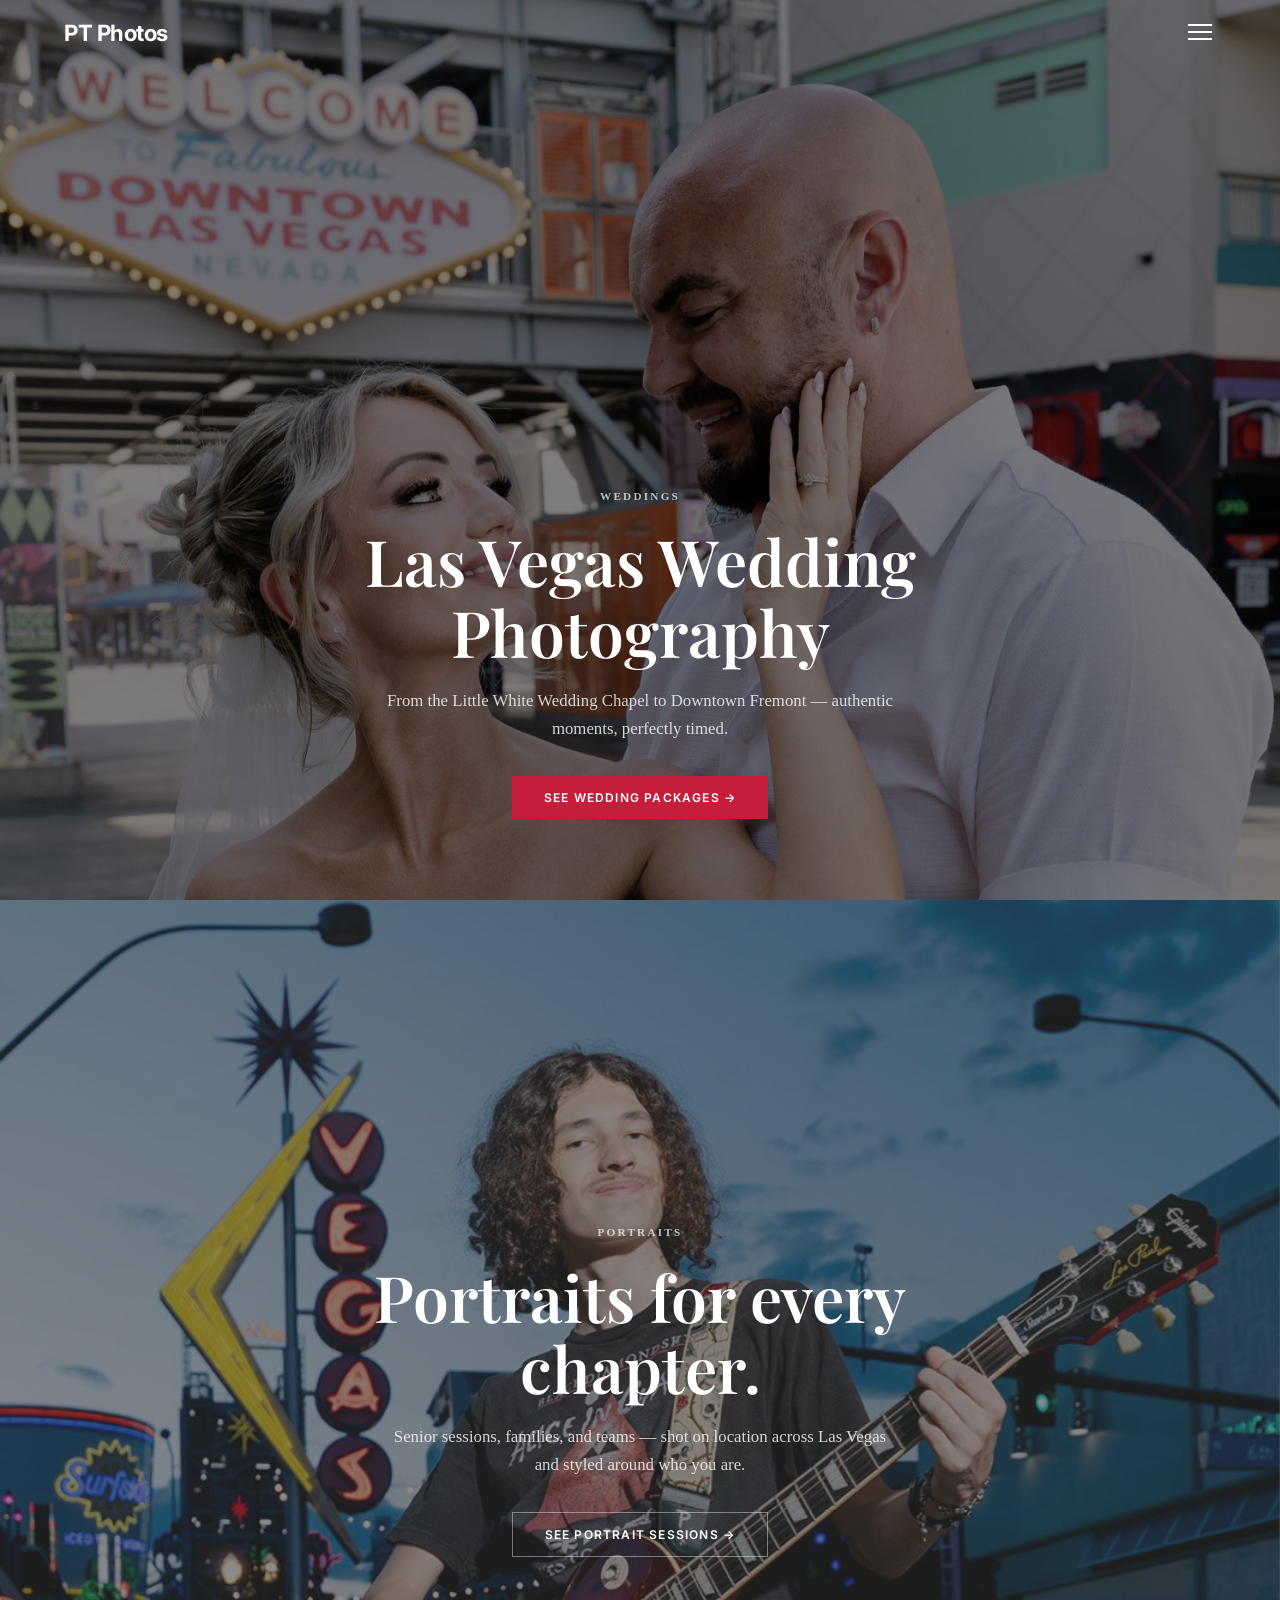
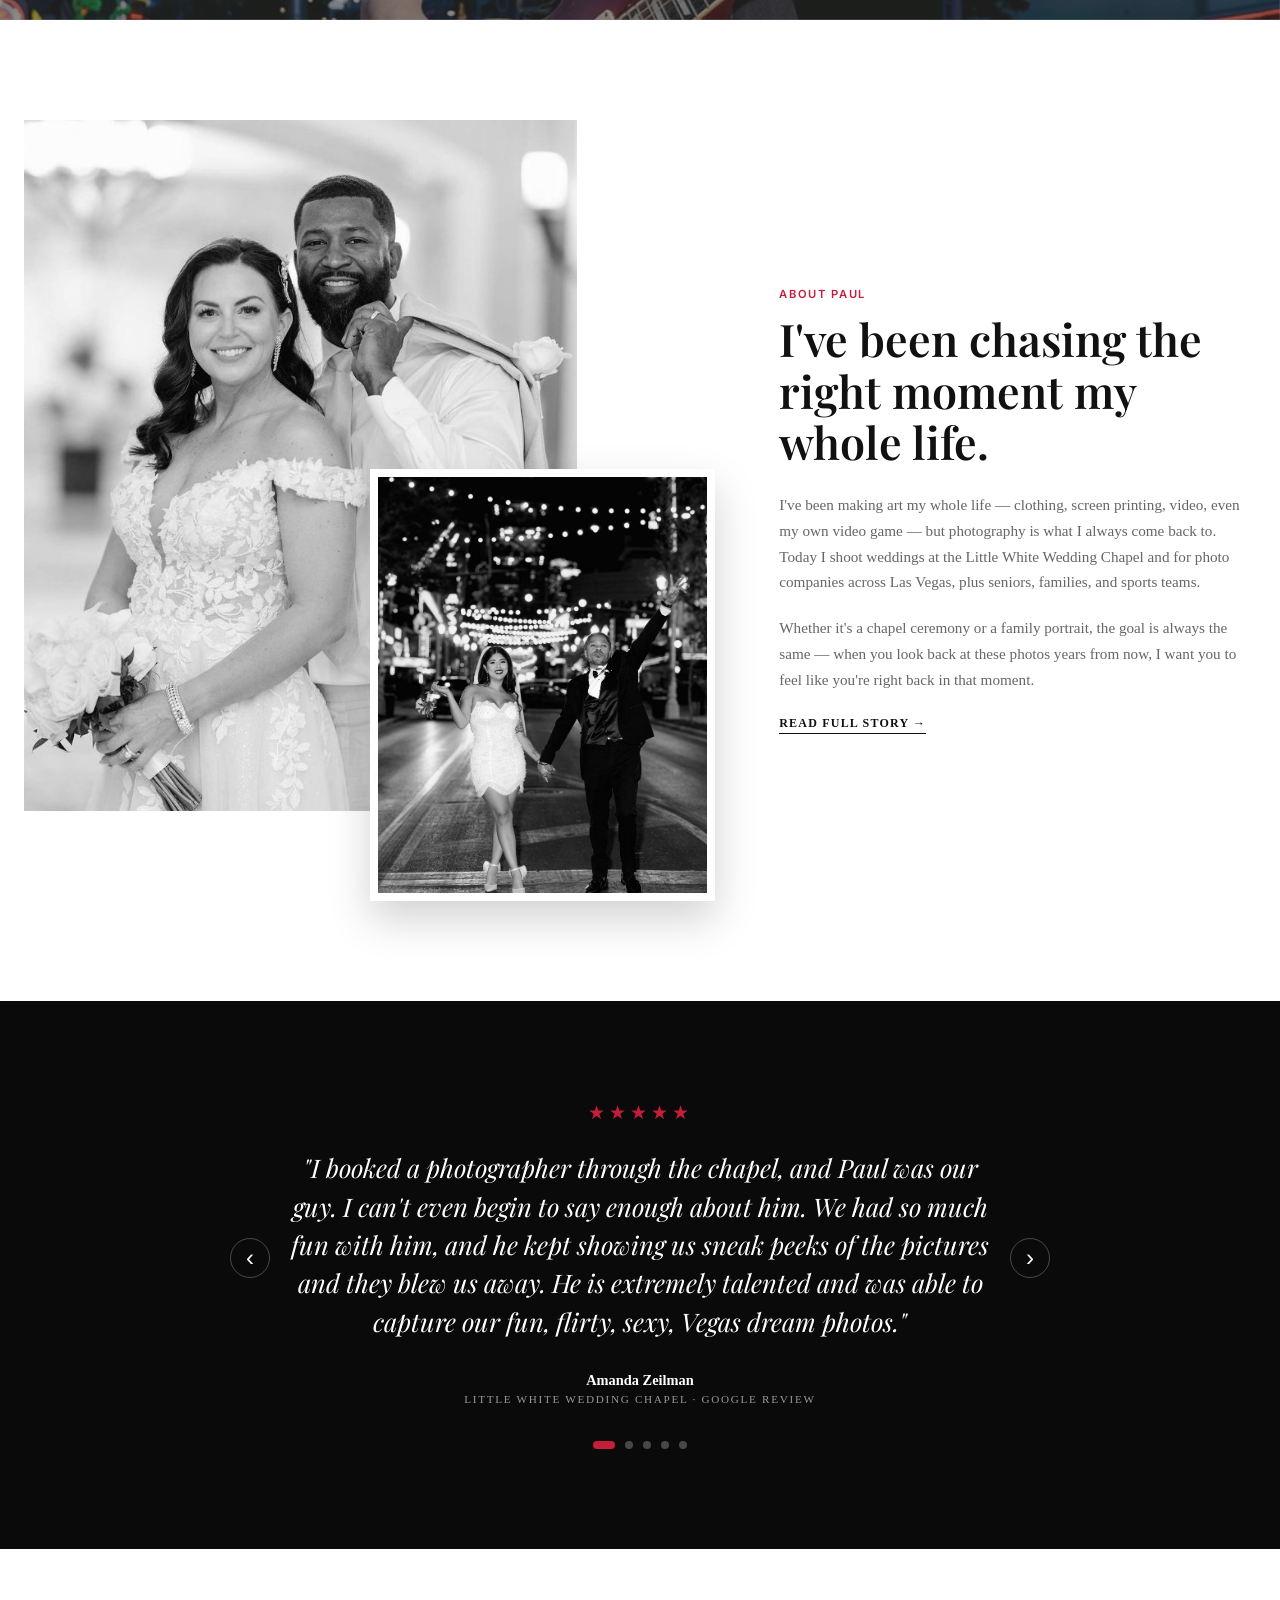
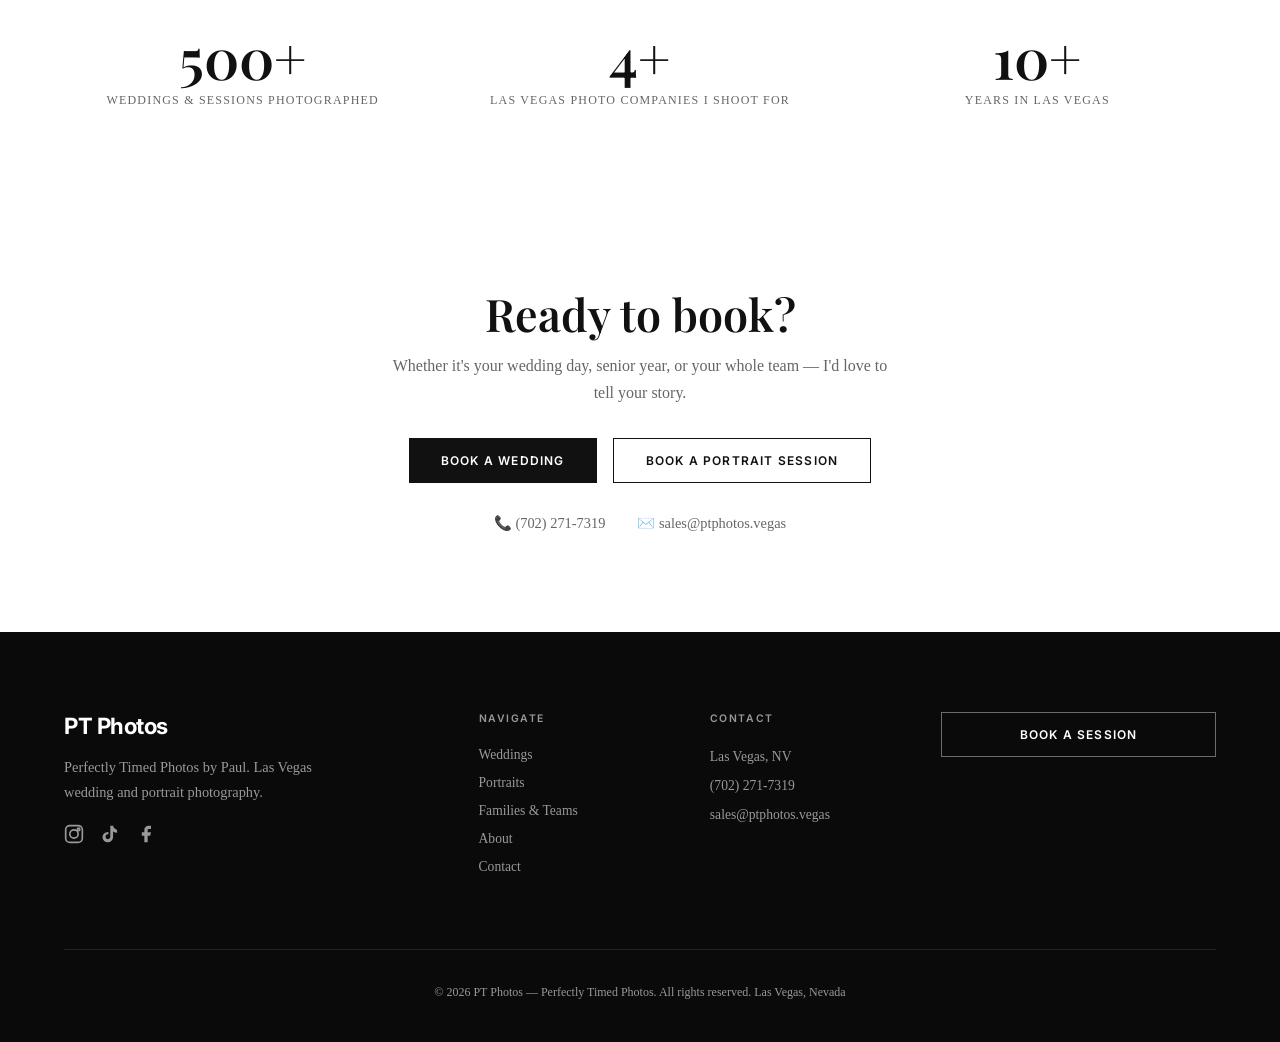
<file: index.html>
<!DOCTYPE html>
<html lang="en">
<head>
    <meta charset="UTF-8">
    <meta name="viewport" content="width=device-width, initial-scale=1.0">
    <title>Las Vegas Wedding Photographer & Portraits | PT Photos</title>
    <meta name="description" content="Las Vegas wedding and portrait photographer. Chapel weddings, elopements, senior portraits, families and sports teams — perfectly timed photos by Paul.">
    <link rel="canonical" href="https://ptphotos.vegas/">
    <meta property="og:type" content="website">
    <meta property="og:title" content="Las Vegas Wedding Photographer & Portraits | PT Photos">
    <meta property="og:description" content="Las Vegas wedding and portrait photographer. Chapel weddings, elopements, senior portraits, families and sports teams — perfectly timed photos by Paul.">
    <meta property="og:image" content="https://ptphotos.vegas/photo1.JPG">
    <meta property="og:url" content="https://ptphotos.vegas/">
    <meta name="twitter:card" content="summary_large_image">
    <link rel="icon" href="favicon.svg" type="image/svg+xml">
    <link rel="icon" href="favicon.png" sizes="32x32">
    <link rel="apple-touch-icon" href="apple-touch-icon.png">
    <link rel="stylesheet" href="styles.css">
    <link rel="preconnect" href="https://fonts.googleapis.com">
    <link rel="preconnect" href="https://fonts.gstatic.com" crossorigin>
    <script type="application/ld+json">
{
  "@context": "https://schema.org",
  "@type": "ProfessionalService",
  "name": "PT Photos",
  "alternateName": "Perfectly Timed Photos",
  "description": "Las Vegas wedding and portrait photographer — chapel weddings, elopements, senior portraits, families and sports teams.",
  "url": "https://ptphotos.vegas/",
  "image": "https://ptphotos.vegas/photo1.JPG",
  "logo": "https://ptphotos.vegas/apple-touch-icon.png",
  "telephone": "+1-702-271-7319",
  "email": "sales@ptphotos.vegas",
  "priceRange": "$450–$2,195",
  "address": {
    "@type": "PostalAddress",
    "addressLocality": "Las Vegas",
    "addressRegion": "NV",
    "addressCountry": "US"
  },
  "areaServed": [
    {
      "@type": "City",
      "name": "Las Vegas"
    },
    {
      "@type": "City",
      "name": "North Las Vegas"
    },
    {
      "@type": "City",
      "name": "Henderson"
    }
  ],
  "founder": {
    "@type": "Person",
    "name": "Paul",
    "jobTitle": "Photographer"
  },
  "sameAs": [
    "https://www.instagram.com/ptphotos.vegas"
  ],
  "hasOfferCatalog": {
    "@type": "OfferCatalog",
    "name": "Photography services",
    "itemListElement": [
      {
        "@type": "Offer",
        "itemOffered": {
          "@type": "Service",
          "name": "Las Vegas wedding photography"
        },
        "price": "595",
        "priceCurrency": "USD"
      },
      {
        "@type": "Offer",
        "itemOffered": {
          "@type": "Service",
          "name": "Senior portrait session"
        },
        "price": "450",
        "priceCurrency": "USD"
      },
      {
        "@type": "Offer",
        "itemOffered": {
          "@type": "Service",
          "name": "Family photo session"
        },
        "price": "450",
        "priceCurrency": "USD"
      },
      {
        "@type": "Offer",
        "itemOffered": {
          "@type": "Service",
          "name": "Team and sports photography"
        },
        "price": "600",
        "priceCurrency": "USD"
      }
    ]
  }
}
    </script>
</head>
<body>

    <nav class="navbar" id="navbar">
        <div class="nav-container">
          <a href="index.html" class="logo">PT Photos</a>
            <button class="nav-toggle" id="navToggle" aria-label="Menu">
                <span></span>
                <span></span>
                <span></span>
            </button>
            <ul class="nav-menu" id="navMenu">
                <li><a href="weddings.html">Weddings</a></li>
                <li><a href="seniors.html">Portraits</a></li>
                <li><a href="families-teams.html">Families &amp; Teams</a></li>
                <li><a href="about.html">About</a></li>
                <li><a href="contact.html">Contact</a></li>
            </ul>
        </div>
    </nav>

    <!-- Hero: Weddings -->
    <section class="hero touch-intro" id="home">
        <div class="hero-bg">
            <img src="photo1.JPG" alt="Bride touching the groom's cheek in front of the Welcome to Downtown Las Vegas sign">
        </div>
        <div class="hero-overlay"></div>
        <div class="hero-content">
            <p class="hero-label">Weddings</p>
            <h1>Las Vegas Wedding Photography</h1>
            <p class="hero-desc">From the Little White Wedding Chapel to Downtown Fremont — authentic moments, perfectly timed.</p>
            <a href="weddings.html" class="btn btn-primary">See Wedding Packages →</a>
        </div>
    </section>

    <!-- Portraits -->
    <section class="family-sessions scroll-intro">
        <div class="hero-bg">
            <img loading="lazy" src="photo2.JPG" alt="Senior portrait with a guitar in Downtown Las Vegas">
        </div>
        <div class="hero-overlay"></div>
        <div class="hero-content">
            <p class="hero-label">Portraits</p>
            <h2 class="hero-title">Portraits for every chapter.</h2>
            <p class="hero-desc">Senior sessions, families, and teams — shot on location across Las Vegas and styled around who you are.</p>
            <a href="seniors.html" class="btn btn-outline">See Portrait Sessions →</a>
        </div>
    </section>

    <!-- About Paul -->
    <section class="about-home" id="about">
        <div class="container">
            <div class="about-home-grid">
                <div class="about-home-photos reveal">
                    <img loading="lazy" src="about-chapel.jpg" alt="Bride and groom portraits inside a Las Vegas wedding chapel">
                    <img loading="lazy" src="photo5.JPG" alt="Newlyweds celebrating on Fremont Street at night">
                </div>
                <div class="about-home-text reveal">
                    <span class="section-label">About Paul</span>
                    <h2 class="section-title">I've been chasing the right moment my whole life.</h2>
                    <p>I've been making art my whole life — clothing, screen printing, video, even my own video game — but photography is what I always come back to. Today I shoot weddings at the Little White Wedding Chapel and for photo companies across Las Vegas, plus seniors, families, and sports teams.</p>
                    <p>Whether it's a chapel ceremony or a family portrait, the goal is always the same — when you look back at these photos years from now, I want you to feel like you're right back in that moment.</p>
                    <a href="about.html" class="link-arrow">Read Full Story →</a>
                </div>
            </div>
        </div>
    </section>

    <!-- Testimonial -->
    <section class="testimonial">
        <div class="container">
            <div class="testimonial-carousel reveal" aria-roledescription="carousel" aria-label="Client reviews">
                <button type="button" class="t-arrow t-prev" aria-label="Previous review">‹</button>
                <div class="testimonial-track">
                <div class="testimonial-slide" role="group" aria-roledescription="slide" aria-label="1 of 5">
                    <div class="stars">★★★★★</div>
                    <blockquote>"I booked a photographer through the chapel, and Paul was our guy. I can't even begin to say enough about him. We had so much fun with him, and he kept showing us sneak peeks of the pictures and they blew us away. He is extremely talented and was able to capture our fun, flirty, sexy, Vegas dream photos."</blockquote>
                    <div class="testimonial-author">Amanda Zeilman</div>
                    <div class="testimonial-source">Little White Wedding Chapel · Google Review</div>
                </div>
                <div class="testimonial-slide" role="group" aria-roledescription="slide" aria-label="2 of 5">
                    <div class="stars">♥</div>
                    <blockquote>"Thank you so much, we loved working with you… your work is amazing."</blockquote>
                    <div class="testimonial-author">Aimee</div>
                    <div class="testimonial-source">Las Vegas Wedding · Instagram</div>
                </div>
                <div class="testimonial-slide" role="group" aria-roledescription="slide" aria-label="3 of 5">
                    <div class="stars">♥</div>
                    <blockquote>"I second this. You were amazing."</blockquote>
                    <div class="testimonial-author">Martijn</div>
                    <div class="testimonial-source">Las Vegas Wedding · Instagram</div>
                </div>
                <div class="testimonial-slide" role="group" aria-roledescription="slide" aria-label="4 of 5">
                    <div class="stars">♥</div>
                    <blockquote>"The video is absolutely amazing. Thank you so much."</blockquote>
                    <div class="testimonial-author">Thrive Volley VBC</div>
                    <div class="testimonial-source">Team Photo Day · Instagram</div>
                </div>
                <div class="testimonial-slide" role="group" aria-roledescription="slide" aria-label="5 of 5">
                    <div class="stars">♥</div>
                    <blockquote>"Thank you so much! You done an AMAZING job!!!"</blockquote>
                    <div class="testimonial-author">Happy Client</div>
                    <div class="testimonial-source">PT Photos Client · Text Message</div>
                </div>
                </div>
                <button type="button" class="t-arrow t-next" aria-label="Next review">›</button>
                <div class="t-dots"><button type="button" class="t-dot active" aria-label="Show review 1"></button><button type="button" class="t-dot" aria-label="Show review 2"></button><button type="button" class="t-dot" aria-label="Show review 3"></button><button type="button" class="t-dot" aria-label="Show review 4"></button><button type="button" class="t-dot" aria-label="Show review 5"></button></div>
            </div>
        </div>
    </section>

    <!-- Stats -->
    <section class="stats">
        <div class="container">
            <div class="stats-grid reveal">
                <div class="stat-item">
                    <div class="stat-number">500+</div>
                    <div class="stat-label">Weddings &amp; Sessions Photographed</div>
                </div>
                <div class="stat-item">
                    <div class="stat-number">4+</div>
                    <div class="stat-label">Las Vegas Photo Companies I Shoot For</div>
                </div>
                <div class="stat-item">
                    <div class="stat-number">10+</div>
                    <div class="stat-label">Years in Las Vegas</div>
                </div>
            </div>
        </div>
    </section>

    <!-- CTA -->
    <section class="cta-section">
        <div class="container">
            <div class="reveal">
                <h2 class="section-title">Ready to book?</h2>
                <p>Whether it's your wedding day, senior year, or your whole team — I'd love to tell your story.</p>
                <div class="cta-buttons">
                    <a href="weddings.html" class="btn btn-dark">Book a Wedding</a>
                    <a href="seniors.html" class="btn btn-outline-dark">Book a Portrait Session</a>
                </div>
                <div class="cta-contact">
                    <a href="tel:+17022717319">📞 (702) 271-7319</a>
                    <a href="mailto:sales@ptphotos.vegas">✉️ sales@ptphotos.vegas</a>
                </div>
            </div>
        </div>
    </section>

    <!-- Footer -->
    <footer class="footer">
        <div class="container">
            <div class="footer-grid">
                <div class="footer-brand">
                   <a href="index.html" class="logo" style="color:#fff">PT Photos</a>
                    <p>Perfectly Timed Photos by Paul. Las Vegas wedding and portrait photography.</p>
                    <div class="social-links">
                        <a href="https://www.instagram.com/ptphotos.vegas" target="_blank" rel="noopener" aria-label="Instagram">
                            <svg width="20" height="20" viewBox="0 0 24 24" fill="none" stroke="currentColor" stroke-width="2"><rect x="2" y="2" width="20" height="20" rx="5"/><circle cx="12" cy="12" r="5"/><circle cx="17.5" cy="6.5" r="1.5"/></svg>
                        </a>
                        <a href="https://www.tiktok.com/@perfectly.timed8" target="_blank" rel="noopener" aria-label="TikTok">
                            <svg width="20" height="20" viewBox="0 0 24 24" fill="currentColor"><path d="M19.59 6.69a4.83 4.83 0 01-3.77-4.25V2h-3.45v13.67a2.89 2.89 0 01-2.88 2.5 2.89 2.89 0 01-2.88-2.89 2.89 2.89 0 012.88-2.89c.2 0 .39.02.58.06V9.66a6.37 6.37 0 00-.58-.03A6.34 6.34 0 003 16.04 6.34 6.34 0 009.34 22a6.34 6.34 0 006.34-6.34V9.01a8.16 8.16 0 004.8 1.55V7.11a4.85 4.85 0 01-.89-.42z"/></svg>
                        </a>
                        <a href="https://www.facebook.com/share/1CvV9tf7gH/" target="_blank" rel="noopener" aria-label="Facebook">
                            <svg width="20" height="20" viewBox="0 0 24 24" fill="currentColor"><path d="M18 2h-3a5 5 0 00-5 5v3H7v4h3v8h4v-8h3l1-4h-4V7a1 1 0 011-1h3z"/></svg>
                        </a>
                    </div>
                </div>
                <div>
                    <div class="footer-title">Navigate</div>
                    <ul class="footer-links">
                        <li><a href="weddings.html">Weddings</a></li>
                        <li><a href="seniors.html">Portraits</a></li>
                        <li><a href="families-teams.html">Families &amp; Teams</a></li>
                        <li><a href="about.html">About</a></li>
                        <li><a href="contact.html">Contact</a></li>
                    </ul>
                </div>
                <div>
                    <div class="footer-title">Contact</div>
                    <div class="footer-contact">
                        <p>Las Vegas, NV</p>
                        <p>(702) 271-7319</p>
                        <p>sales@ptphotos.vegas</p>
                    </div>
                </div>
                <div>
                    <a href="contact.html" class="btn btn-outline" style="width:100%">Book a Session</a>
                </div>
            </div>
            <div class="footer-bottom">
                <p>© 2026 PT Photos — Perfectly Timed Photos. All rights reserved. Las Vegas, Nevada</p>
            </div>
        </div>
    </footer>

    <script src="script.js"></script>
    <script>
    (function(){
      var sec=document.querySelector('.scroll-intro'); if(!sec) return;
      if(!('IntersectionObserver' in window)){ sec.classList.add('in-view'); return; }
      var io=new IntersectionObserver(function(es){ es.forEach(function(e){ if(e.isIntersecting){ sec.classList.add('in-view'); io.disconnect(); } }); },{threshold:0.35});
      io.observe(sec);
    })();
    </script>
    <script>
    (function(){
      var c=document.querySelector('.testimonial-carousel'); if(!c) return;
      var track=c.querySelector('.testimonial-track'), slides=track.children, dots=c.querySelectorAll('.t-dot');
      function idx(){ return Math.round(track.scrollLeft/track.clientWidth); }
      function go(i){ i=(i+slides.length)%slides.length; track.scrollTo({left:i*track.clientWidth,behavior:'smooth'}); }
      c.querySelector('.t-prev').addEventListener('click',function(){ go(idx()-1); });
      c.querySelector('.t-next').addEventListener('click',function(){ go(idx()+1); });
      dots.forEach(function(d,i){ d.addEventListener('click',function(){ go(i); }); });
      track.addEventListener('scroll',function(){ var i=idx(); dots.forEach(function(d,j){ d.classList.toggle('active',j===i); }); },{passive:true});
    })();
    </script>
</body>
</html>
</file>
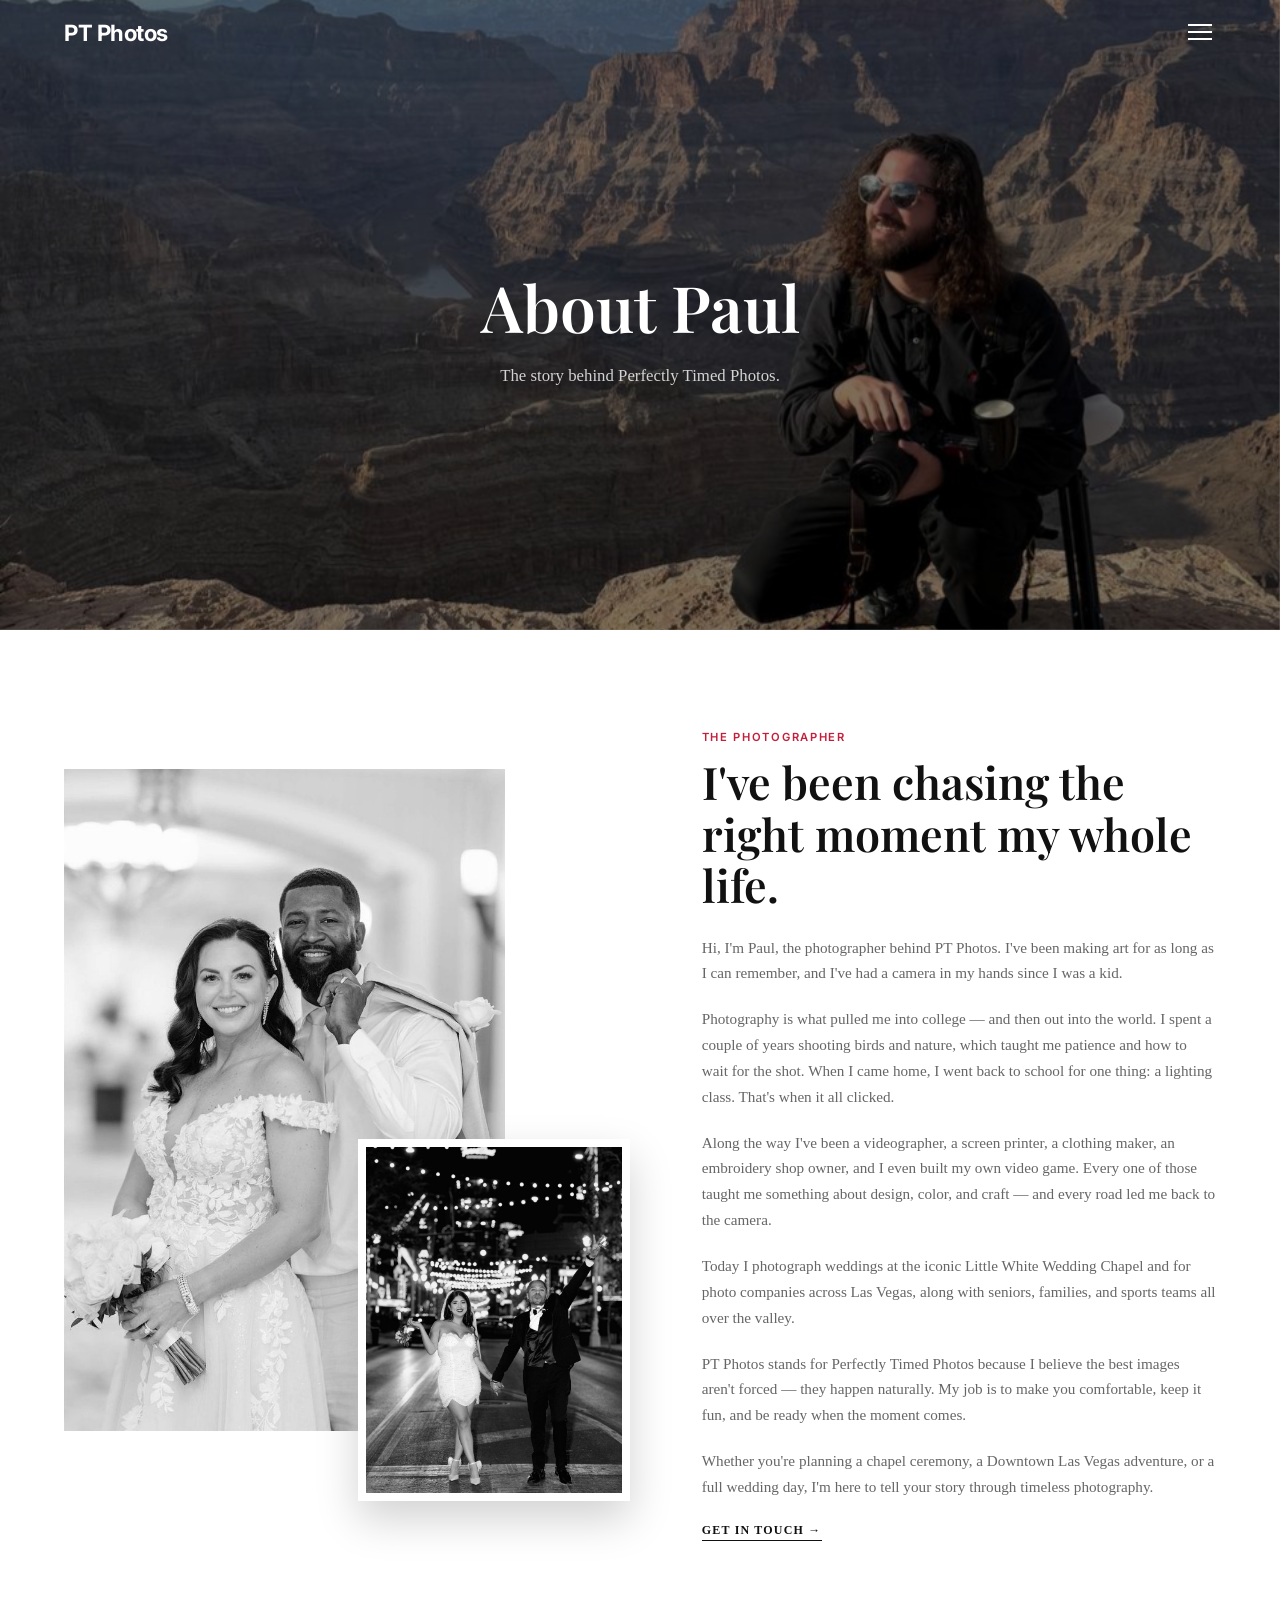
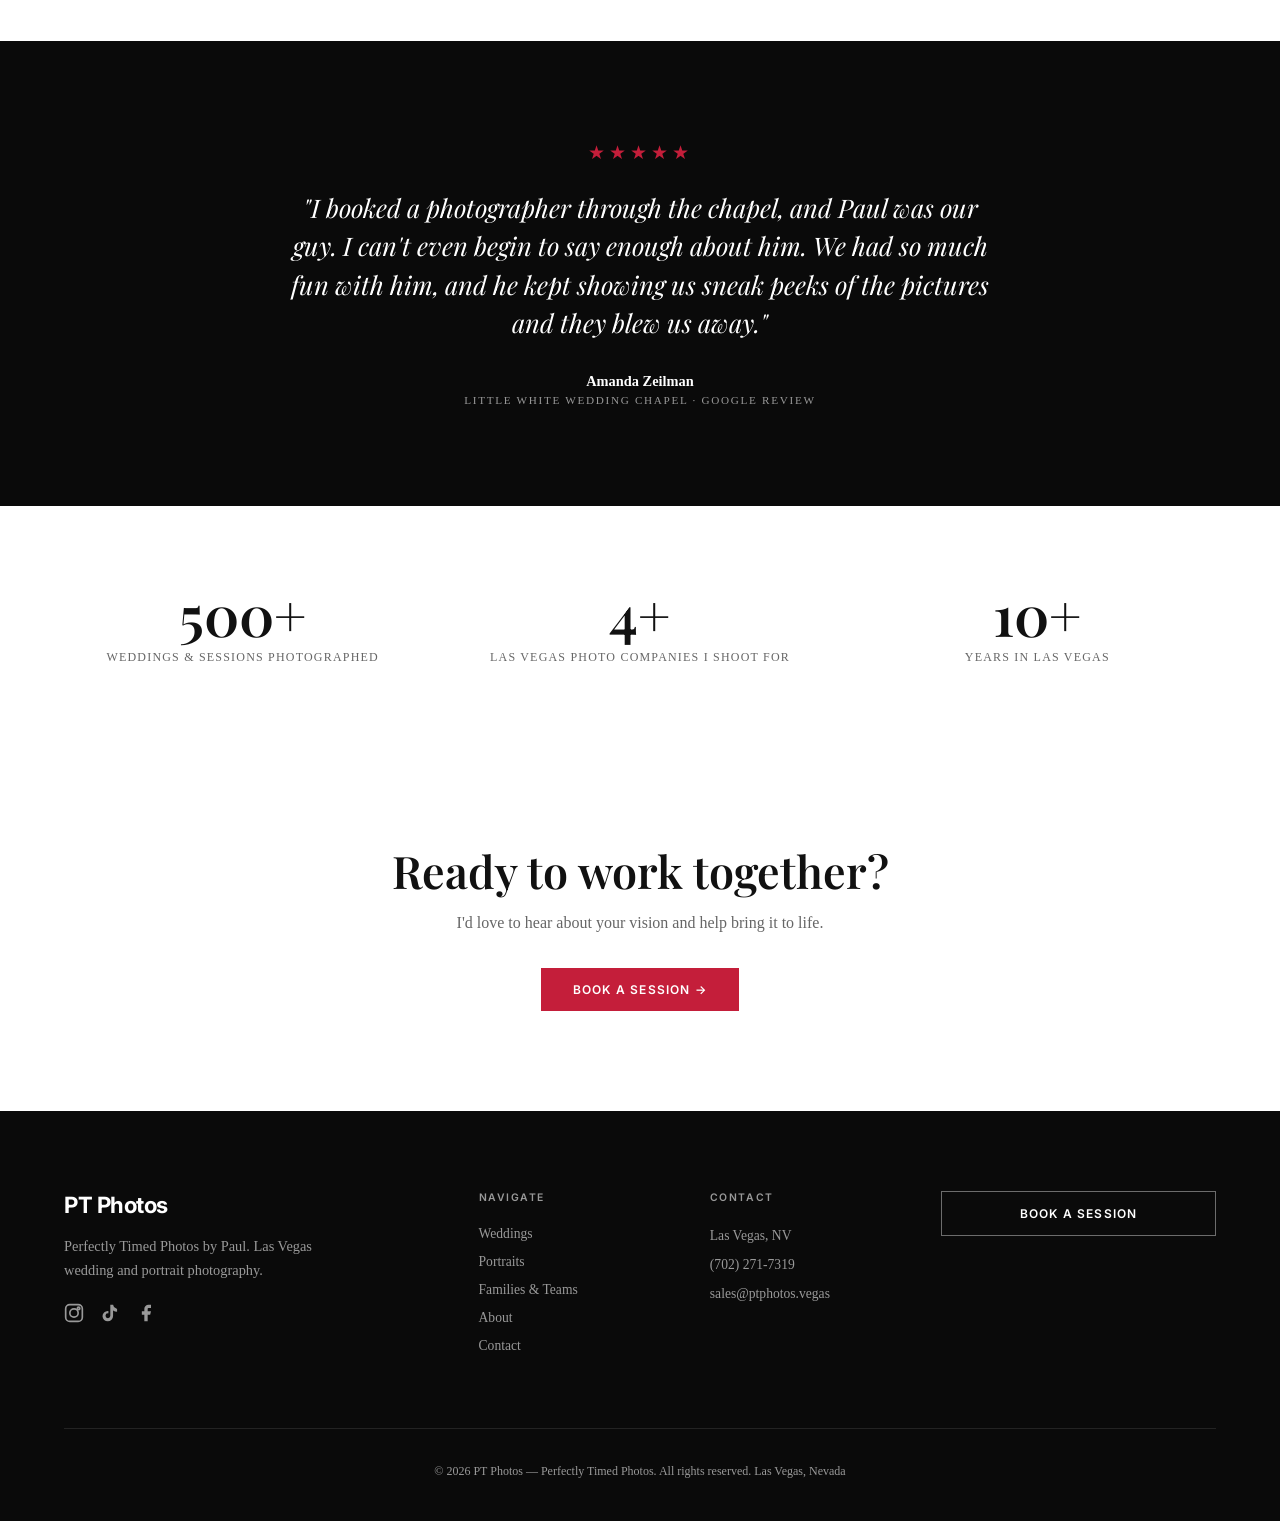
<file: about.html>
<!DOCTYPE html>
<html lang="en">
<head>
    <meta charset="UTF-8">
    <meta name="viewport" content="width=device-width, initial-scale=1.0">
    <title>About Paul | Las Vegas Wedding & Portrait Photographer | PT Photos</title>
    <meta name="description" content="Meet Paul, the artist behind PT Photos — a Las Vegas wedding and portrait photographer shooting chapel weddings, seniors, families and teams.">
    <link rel="canonical" href="https://ptphotos.vegas/about.html">
    <meta property="og:type" content="website">
    <meta property="og:title" content="About Paul | Las Vegas Wedding & Portrait Photographer | PT Photos">
    <meta property="og:description" content="Meet Paul, the artist behind PT Photos — a Las Vegas wedding and portrait photographer shooting chapel weddings, seniors, families and teams.">
    <meta property="og:image" content="https://ptphotos.vegas/photo20.JPG">
    <meta property="og:url" content="https://ptphotos.vegas/about.html">
    <meta name="twitter:card" content="summary_large_image">
    <link rel="icon" href="favicon.svg" type="image/svg+xml">
    <link rel="icon" href="favicon.png" sizes="32x32">
    <link rel="apple-touch-icon" href="apple-touch-icon.png">
    <link rel="stylesheet" href="styles.css">
</head>
<body>

    <nav class="navbar" id="navbar">
        <div class="nav-container">
            <a href="index.html" class="logo">PT Photos</a>
            <button class="nav-toggle" id="navToggle" aria-label="Menu">
                <span></span>
                <span></span>
                <span></span>
            </button>
            <ul class="nav-menu" id="navMenu">
                <li><a href="weddings.html">Weddings</a></li>
                <li><a href="seniors.html">Portraits</a></li>
                <li><a href="families-teams.html">Families &amp; Teams</a></li>
                <li><a href="about.html" class="active">About</a></li>
                <li><a href="contact.html">Contact</a></li>
            </ul>
        </div>
    </nav>

    <!-- About Hero -->
    <section class="page-header" style="min-height:70vh">
        <div class="hero-bg">
            <img src="photo20.JPG" alt="Paul, Las Vegas wedding and portrait photographer at PT Photos">
        </div>
        <div class="hero-overlay"></div>
        <div class="hero-content">
            <h1>About Paul</h1>
            <p class="hero-desc">The story behind Perfectly Timed Photos.</p>
        </div>
    </section>

    <!-- About Content -->
    <section class="about-home" style="padding:100px 0">
        <div class="container">
            <div class="about-home-grid reveal">
                <div class="about-home-photos">
                    <img loading="lazy" src="about-chapel.jpg" alt="Bride and groom portraits inside a Las Vegas wedding chapel">
                    <img loading="lazy" src="photo5.JPG" alt="Newlyweds celebrating on Fremont Street at night">
                </div>
                <div class="about-home-text">
                    <span class="section-label">The Photographer</span>
                    <h2 class="section-title">I've been chasing the right moment my whole life.</h2>
                    <p>Hi, I'm Paul, the photographer behind PT Photos. I've been making art for as long as I can remember, and I've had a camera in my hands since I was a kid.</p>
                    <p>Photography is what pulled me into college — and then out into the world. I spent a couple of years shooting birds and nature, which taught me patience and how to wait for the shot. When I came home, I went back to school for one thing: a lighting class. That's when it all clicked.</p>
                    <p>Along the way I've been a videographer, a screen printer, a clothing maker, an embroidery shop owner, and I even built my own video game. Every one of those taught me something about design, color, and craft — and every road led me back to the camera.</p>
                    <p>Today I photograph weddings at the iconic Little White Wedding Chapel and for photo companies across Las Vegas, along with seniors, families, and sports teams all over the valley.</p>
                    <p>PT Photos stands for Perfectly Timed Photos because I believe the best images aren't forced — they happen naturally. My job is to make you comfortable, keep it fun, and be ready when the moment comes.</p>
                    <p>Whether you're planning a chapel ceremony, a Downtown Las Vegas adventure, or a full wedding day, I'm here to tell your story through timeless photography.</p>
                    <a href="contact.html" class="link-arrow">Get in Touch →</a>
                </div>
            </div>
        </div>
    </section>

    <!-- Testimonial -->
    <section class="testimonial">
        <div class="container">
            <div class="testimonial-content reveal">
                <div class="stars">★★★★★</div>
                <blockquote>"I booked a photographer through the chapel, and Paul was our guy. I can't even begin to say enough about him. We had so much fun with him, and he kept showing us sneak peeks of the pictures and they blew us away."</blockquote>
                <div class="testimonial-author">Amanda Zeilman</div>
                <div class="testimonial-source">Little White Wedding Chapel · Google Review</div>
            </div>
        </div>
    </section>

    <!-- Stats -->
    <section class="stats">
        <div class="container">
            <div class="stats-grid reveal">
                <div class="stat-item">
                    <div class="stat-number">500+</div>
                    <div class="stat-label">Weddings &amp; Sessions Photographed</div>
                </div>
                <div class="stat-item">
                    <div class="stat-number">4+</div>
                    <div class="stat-label">Las Vegas Photo Companies I Shoot For</div>
                </div>
                <div class="stat-item">
                    <div class="stat-number">10+</div>
                    <div class="stat-label">Years in Las Vegas</div>
                </div>
            </div>
        </div>
    </section>

    <!-- CTA -->
    <section class="cta-section">
        <div class="container">
            <div class="reveal">
                <h2 class="section-title">Ready to work together?</h2>
                <p>I'd love to hear about your vision and help bring it to life.</p>
                <a href="contact.html" class="btn btn-primary">Book a Session →</a>
            </div>
        </div>
    </section>

    <!-- Footer -->
    <footer class="footer">
        <div class="container">
            <div class="footer-grid">
                <div class="footer-brand">
                   <a href="index.html" class="logo" style="color:#fff">PT Photos</a>
                    <p>Perfectly Timed Photos by Paul. Las Vegas wedding and portrait photography.</p>
                    <div class="social-links">
                        <a href="https://www.instagram.com/ptphotos.vegas" target="_blank" rel="noopener" aria-label="Instagram">
                            <svg width="20" height="20" viewBox="0 0 24 24" fill="none" stroke="currentColor" stroke-width="2"><rect x="2" y="2" width="20" height="20" rx="5"/><circle cx="12" cy="12" r="5"/><circle cx="17.5" cy="6.5" r="1.5"/></svg>
                        </a>
                        <a href="https://www.tiktok.com/@perfectly.timed8" target="_blank" rel="noopener" aria-label="TikTok">
                            <svg width="20" height="20" viewBox="0 0 24 24" fill="currentColor"><path d="M19.59 6.69a4.83 4.83 0 01-3.77-4.25V2h-3.45v13.67a2.89 2.89 0 01-2.88 2.5 2.89 2.89 0 01-2.88-2.89 2.89 2.89 0 012.88-2.89c.2 0 .39.02.58.06V9.66a6.37 6.37 0 00-.58-.03A6.34 6.34 0 003 16.04 6.34 6.34 0 009.34 22a6.34 6.34 0 006.34-6.34V9.01a8.16 8.16 0 004.8 1.55V7.11a4.85 4.85 0 01-.89-.42z"/></svg>
                        </a>
                        <a href="https://www.facebook.com/share/1CvV9tf7gH/" target="_blank" rel="noopener" aria-label="Facebook">
                            <svg width="20" height="20" viewBox="0 0 24 24" fill="currentColor"><path d="M18 2h-3a5 5 0 00-5 5v3H7v4h3v8h4v-8h3l1-4h-4V7a1 1 0 011-1h3z"/></svg>
                        </a>
                    </div>
                </div>
                <div>
                    <div class="footer-title">Navigate</div>
                    <ul class="footer-links">
                        <li><a href="weddings.html">Weddings</a></li>
                        <li><a href="seniors.html">Portraits</a></li>
                        <li><a href="families-teams.html">Families &amp; Teams</a></li>
                        <li><a href="about.html">About</a></li>
                        <li><a href="contact.html">Contact</a></li>
                    </ul>
                </div>
                <div>
                    <div class="footer-title">Contact</div>
                    <div class="footer-contact">
                        <p>Las Vegas, NV</p>
                        <p>(702) 271-7319</p>
                        <p>sales@ptphotos.vegas</p>
                    </div>
                </div>
                <div>
                    <a href="contact.html" class="btn btn-outline" style="width:100%">Book a Session</a>
                </div>
            </div>
            <div class="footer-bottom">
                <p>© 2026 PT Photos — Perfectly Timed Photos. All rights reserved. Las Vegas, Nevada</p>
            </div>
        </div>
    </footer>

    <script src="script.js"></script>
</body>
</html>
</file>
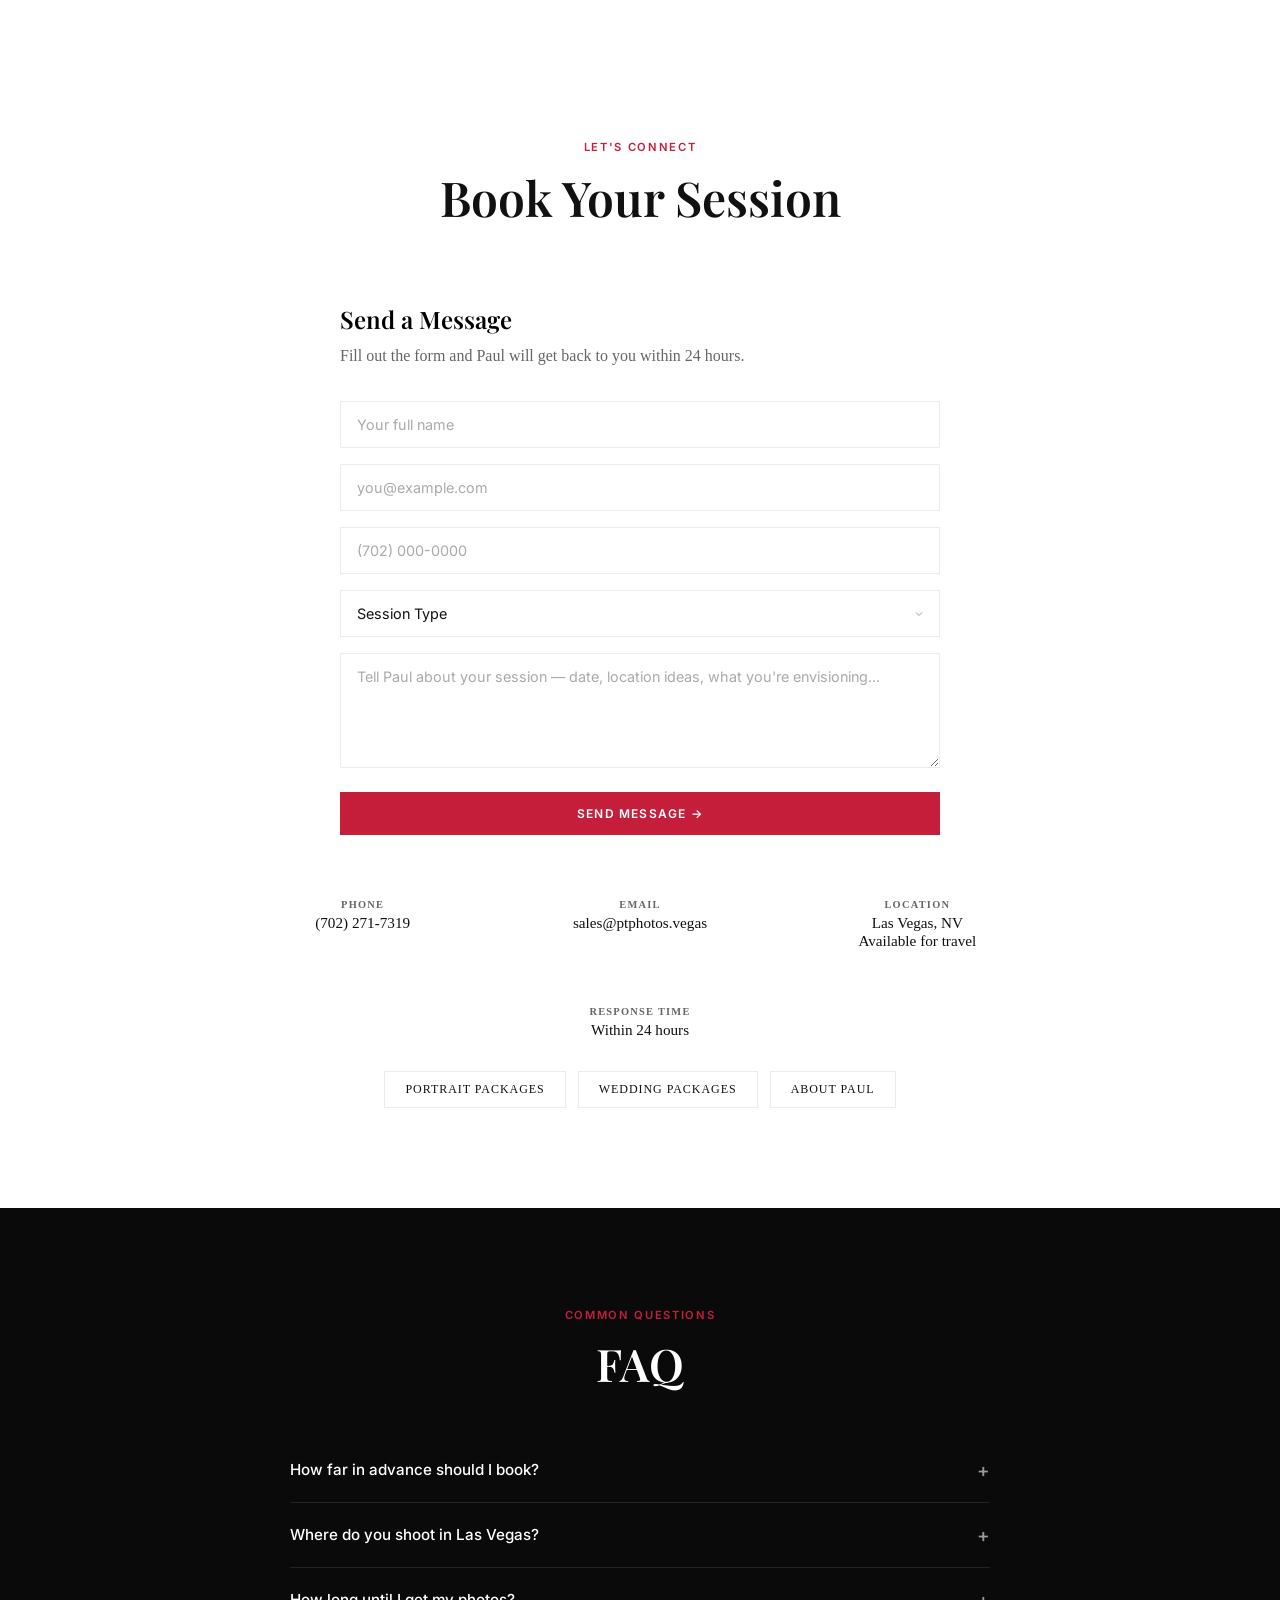
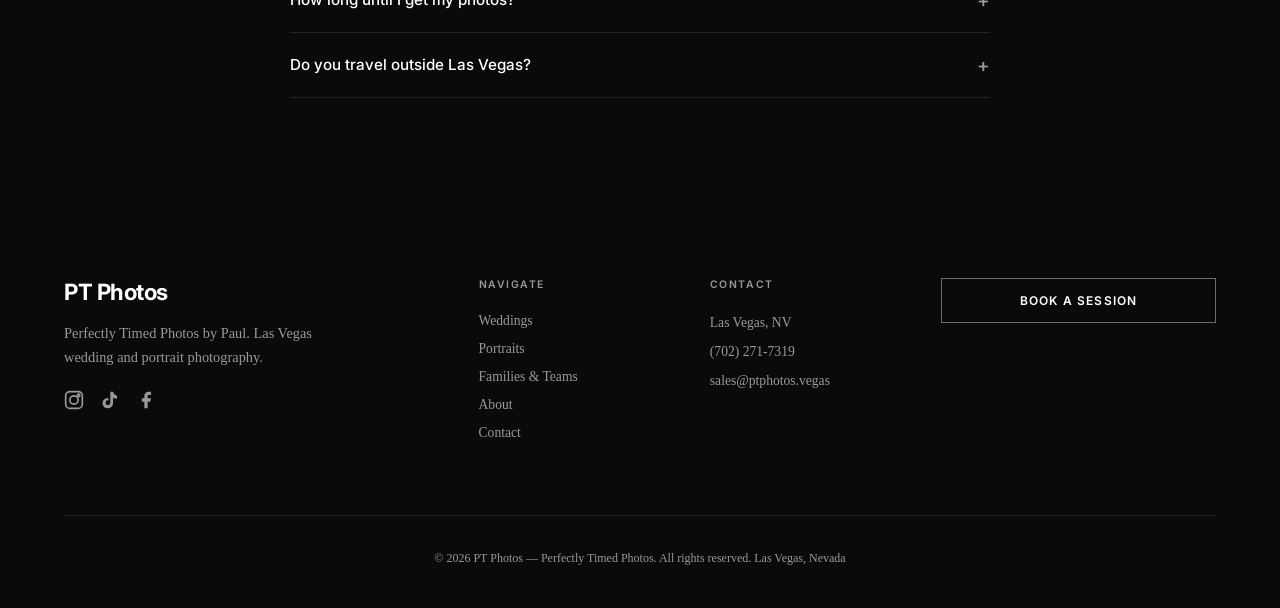
<file: contact.html>
<!DOCTYPE html>
<html lang="en">
<head>
    <meta charset="UTF-8">
    <meta name="viewport" content="width=device-width, initial-scale=1.0">
    <title>Book a Las Vegas Photographer | Contact PT Photos</title>
    <meta name="description" content="Book your Las Vegas wedding, senior portrait, family or team session. Call 702-271-7319 or send a message to check your date.">
    <link rel="canonical" href="https://ptphotos.vegas/contact.html">
    <meta property="og:type" content="website">
    <meta property="og:title" content="Book a Las Vegas Photographer | Contact PT Photos">
    <meta property="og:description" content="Book your Las Vegas wedding, senior portrait, family or team session. Call 702-271-7319 or send a message to check your date.">
    <meta property="og:image" content="https://ptphotos.vegas/photo1.JPG">
    <meta property="og:url" content="https://ptphotos.vegas/contact.html">
    <meta name="twitter:card" content="summary_large_image">
    <link rel="icon" href="favicon.svg" type="image/svg+xml">
    <link rel="icon" href="favicon.png" sizes="32x32">
    <link rel="apple-touch-icon" href="apple-touch-icon.png">
    <link rel="stylesheet" href="styles.css">
</head>
<body>

    <nav class="navbar" id="navbar">
        <div class="nav-container">
            <a href="index.html" class="logo">PT Photos</a>
            <button class="nav-toggle" id="navToggle" aria-label="Menu">
                <span></span>
                <span></span>
                <span></span>
            </button>
            <ul class="nav-menu" id="navMenu">
                <li><a href="weddings.html">Weddings</a></li>
                <li><a href="seniors.html">Portraits</a></li>
                <li><a href="families-teams.html">Families &amp; Teams</a></li>
                <li><a href="about.html">About</a></li>
                <li><a href="contact.html" class="active">Contact</a></li>
            </ul>
        </div>
    </nav>

    <!-- Header -->
    <section class="contact-page-header">
        <div class="container">
            <span class="section-label reveal">Let's Connect</span>
            <h2 class="section-title reveal" style="font-size:clamp(2rem,5vw,3rem)">Book Your Session</h2>
        </div>
    </section>

    <!-- Form -->
    <section class="contact-section" style="padding-top:0">
        <div class="container">
            <div class="contact-page-form reveal">
                <h3 style="font-family:var(--font-serif);font-size:1.5rem;margin-bottom:8px">Send a Message</h3>
                <p style="margin-bottom:32px">Fill out the form and Paul will get back to you within 24 hours.</p>
                
                <form class="contact-form" data-form id="contactForm" action="https://api.web3forms.com/submit" method="POST">
                    <input type="hidden" name="access_key" value="52585ecf-d9ac-4b30-9e5b-4c2871a77b1e">
                    <input type="hidden" name="subject" value="New Contact Form - PT Photos">
                    <input type="hidden" name="from_name" value="PT Photos Website">
                    <input type="checkbox" name="botcheck" class="hidden" style="display:none">

                    <input type="text" name="name" placeholder="Your full name" required>
                    <input type="email" name="email" placeholder="you@example.com" required>
                    <input type="tel" name="phone" placeholder="(702) 000-0000">
                    <select name="session_type" required>
                        <option value="" disabled selected>Session Type</option>
                        <option>Wedding</option>
                        <option>Senior Portrait</option>
                        <option>Family Session</option>
                        <option>Team / Sports</option>
                        <option>Corporate / Event</option>
                        <option>Other</option>
                    </select>
                    <textarea name="message" rows="5" placeholder="Tell Paul about your session — date, location ideas, what you're envisioning..." required></textarea>
                    <button type="submit" class="btn btn-primary">Send Message →</button>
                </form>
            </div>

            <div class="contact-details-grid reveal" style="margin-top:64px">
                <div class="contact-info-item">
                    <strong>Phone</strong>
                    <a href="tel:+17022717319">(702) 271-7319</a>
                </div>
                <div class="contact-info-item">
                    <strong>Email</strong>
                    <a href="mailto:sales@ptphotos.vegas">sales@ptphotos.vegas</a>
                </div>
                <div class="contact-info-item">
                    <strong>Location</strong>
                    <span>Las Vegas, NV<br>Available for travel</span>
                </div>
            </div>

            <div class="contact-info-item reveal" style="text-align:center;margin-top:32px">
                <strong>Response Time</strong>
                <span>Within 24 hours</span>
            </div>

            <div class="explore-tags reveal">
                <a href="seniors.html">Portrait Packages</a>
                <a href="weddings.html">Wedding Packages</a>
                <a href="about.html">About Paul</a>
            </div>
        </div>
    </section>

    <!-- FAQ -->
    <section class="faq-section">
        <div class="container">
            <span class="section-label reveal">Common Questions</span>
            <h2 class="section-title light reveal">FAQ</h2>
            <div class="faq-list reveal">
                <div class="faq-item">
                    <button class="faq-question">How far in advance should I book? <span class="faq-icon">+</span></button>
                    <div class="faq-answer"><p>For weddings, I recommend booking 3-6 months in advance. For portrait, family and team sessions, 2-4 weeks is usually enough.</p></div>
                </div>
                <div class="faq-item">
                    <button class="faq-question">Where do you shoot in Las Vegas? <span class="faq-icon">+</span></button>
                    <div class="faq-answer"><p>I shoot all over Las Vegas — the Little White Wedding Chapel, Downtown Fremont, the Strip, desert landscapes, urban rooftops, and more.</p></div>
                </div>
                <div class="faq-item">
                    <button class="faq-question">How long until I get my photos? <span class="faq-icon">+</span></button>
                    <div class="faq-answer"><p>Turnaround is typically 2–3 weeks for fully edited galleries. Senior sessions include a next-day sneak peek with select packages.</p></div>
                </div>
                <div class="faq-item">
                    <button class="faq-question">Do you travel outside Las Vegas? <span class="faq-icon">+</span></button>
                    <div class="faq-answer"><p>Yes! I'm available for travel. Let's discuss your destination wedding or session.</p></div>
                </div>
            </div>
        </div>
    </section>

    <!-- Footer -->
    <footer class="footer">
        <div class="container">
            <div class="footer-grid">
                <div class="footer-brand">
                    <a href="index.html" class="logo" style="color:#fff">PT Photos</a>
                    <p>Perfectly Timed Photos by Paul. Las Vegas wedding and portrait photography.</p>
                    <div class="social-links">
                        <a href="https://www.instagram.com/ptphotos.vegas" target="_blank" rel="noopener" aria-label="Instagram">
                            <svg width="20" height="20" viewBox="0 0 24 24" fill="none" stroke="currentColor" stroke-width="2"><rect x="2" y="2" width="20" height="20" rx="5"/><circle cx="12" cy="12" r="5"/><circle cx="17.5" cy="6.5" r="1.5"/></svg>
                        </a>
                        <a href="https://www.tiktok.com/@perfectly.timed8" target="_blank" rel="noopener" aria-label="TikTok">
                            <svg width="20" height="20" viewBox="0 0 24 24" fill="currentColor"><path d="M19.59 6.69a4.83 4.83 0 01-3.77-4.25V2h-3.45v13.67a2.89 2.89 0 01-2.88 2.5 2.89 2.89 0 01-2.88-2.89 2.89 2.89 0 012.88-2.89c.2 0 .39.02.58.06V9.66a6.37 6.37 0 00-.58-.03A6.34 6.34 0 003 16.04 6.34 6.34 0 009.34 22a6.34 6.34 0 006.34-6.34V9.01a8.16 8.16 0 004.8 1.55V7.11a4.85 4.85 0 01-.89-.42z"/></svg>
                        </a>
                        <a href="https://www.facebook.com/share/1CvV9tf7gH/" target="_blank" rel="noopener" aria-label="Facebook">
                            <svg width="20" height="20" viewBox="0 0 24 24" fill="currentColor"><path d="M18 2h-3a5 5 0 00-5 5v3H7v4h3v8h4v-8h3l1-4h-4V7a1 1 0 011-1h3z"/></svg>
                        </a>
                    </div>
                </div>
                <div>
                    <div class="footer-title">Navigate</div>
                    <ul class="footer-links">
                        <li><a href="weddings.html">Weddings</a></li>
                        <li><a href="seniors.html">Portraits</a></li>
                        <li><a href="families-teams.html">Families &amp; Teams</a></li>
                        <li><a href="about.html">About</a></li>
                        <li><a href="contact.html">Contact</a></li>
                    </ul>
                </div>
                <div>
                    <div class="footer-title">Contact</div>
                    <div class="footer-contact">
                        <p>Las Vegas, NV</p>
                        <p>(702) 271-7319</p>
                        <p>sales@ptphotos.vegas</p>
                    </div>
                </div>
                <div>
                    <a href="contact.html" class="btn btn-outline" style="width:100%">Book a Session</a>
                </div>
            </div>
            <div class="footer-bottom">
                <p>© 2026 PT Photos — Perfectly Timed Photos. All rights reserved. Las Vegas, Nevada</p>
            </div>
        </div>
    </footer>

    <script src="script.js"></script>
</body>
</html>
</file>
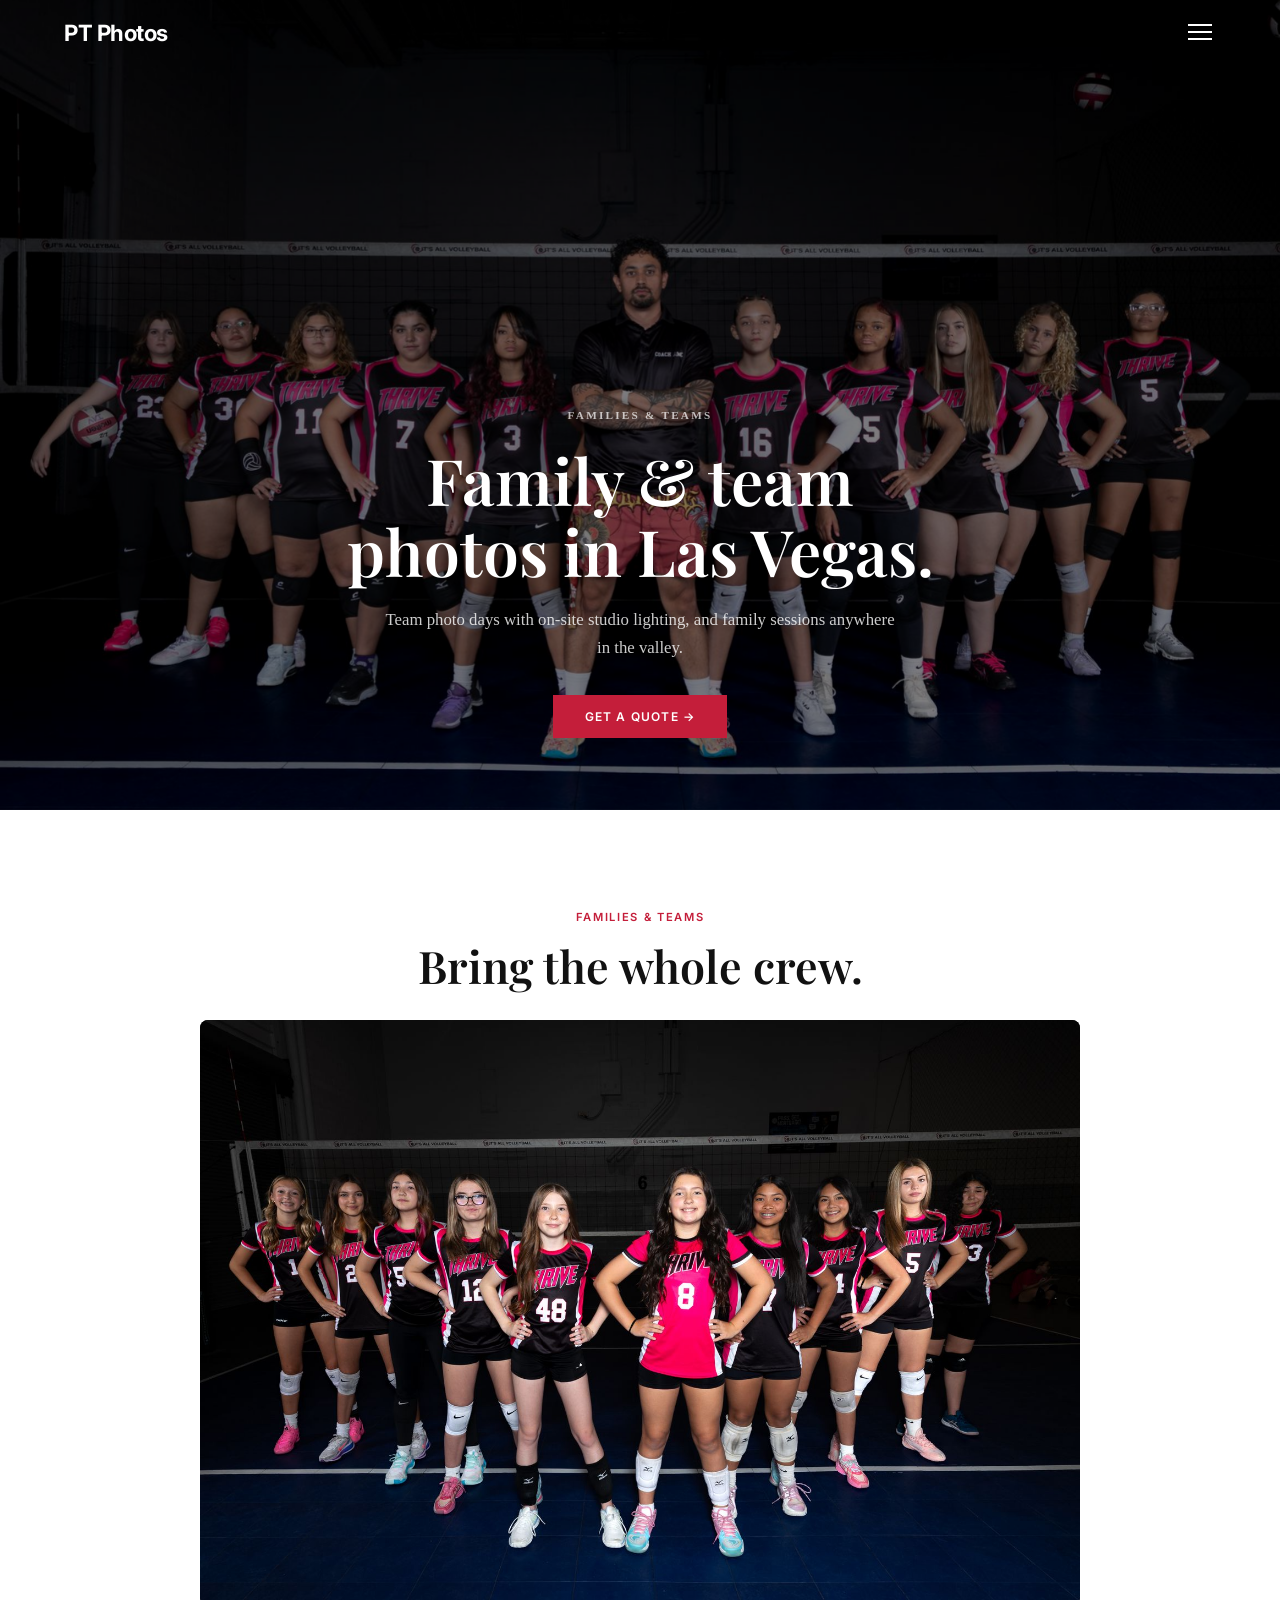
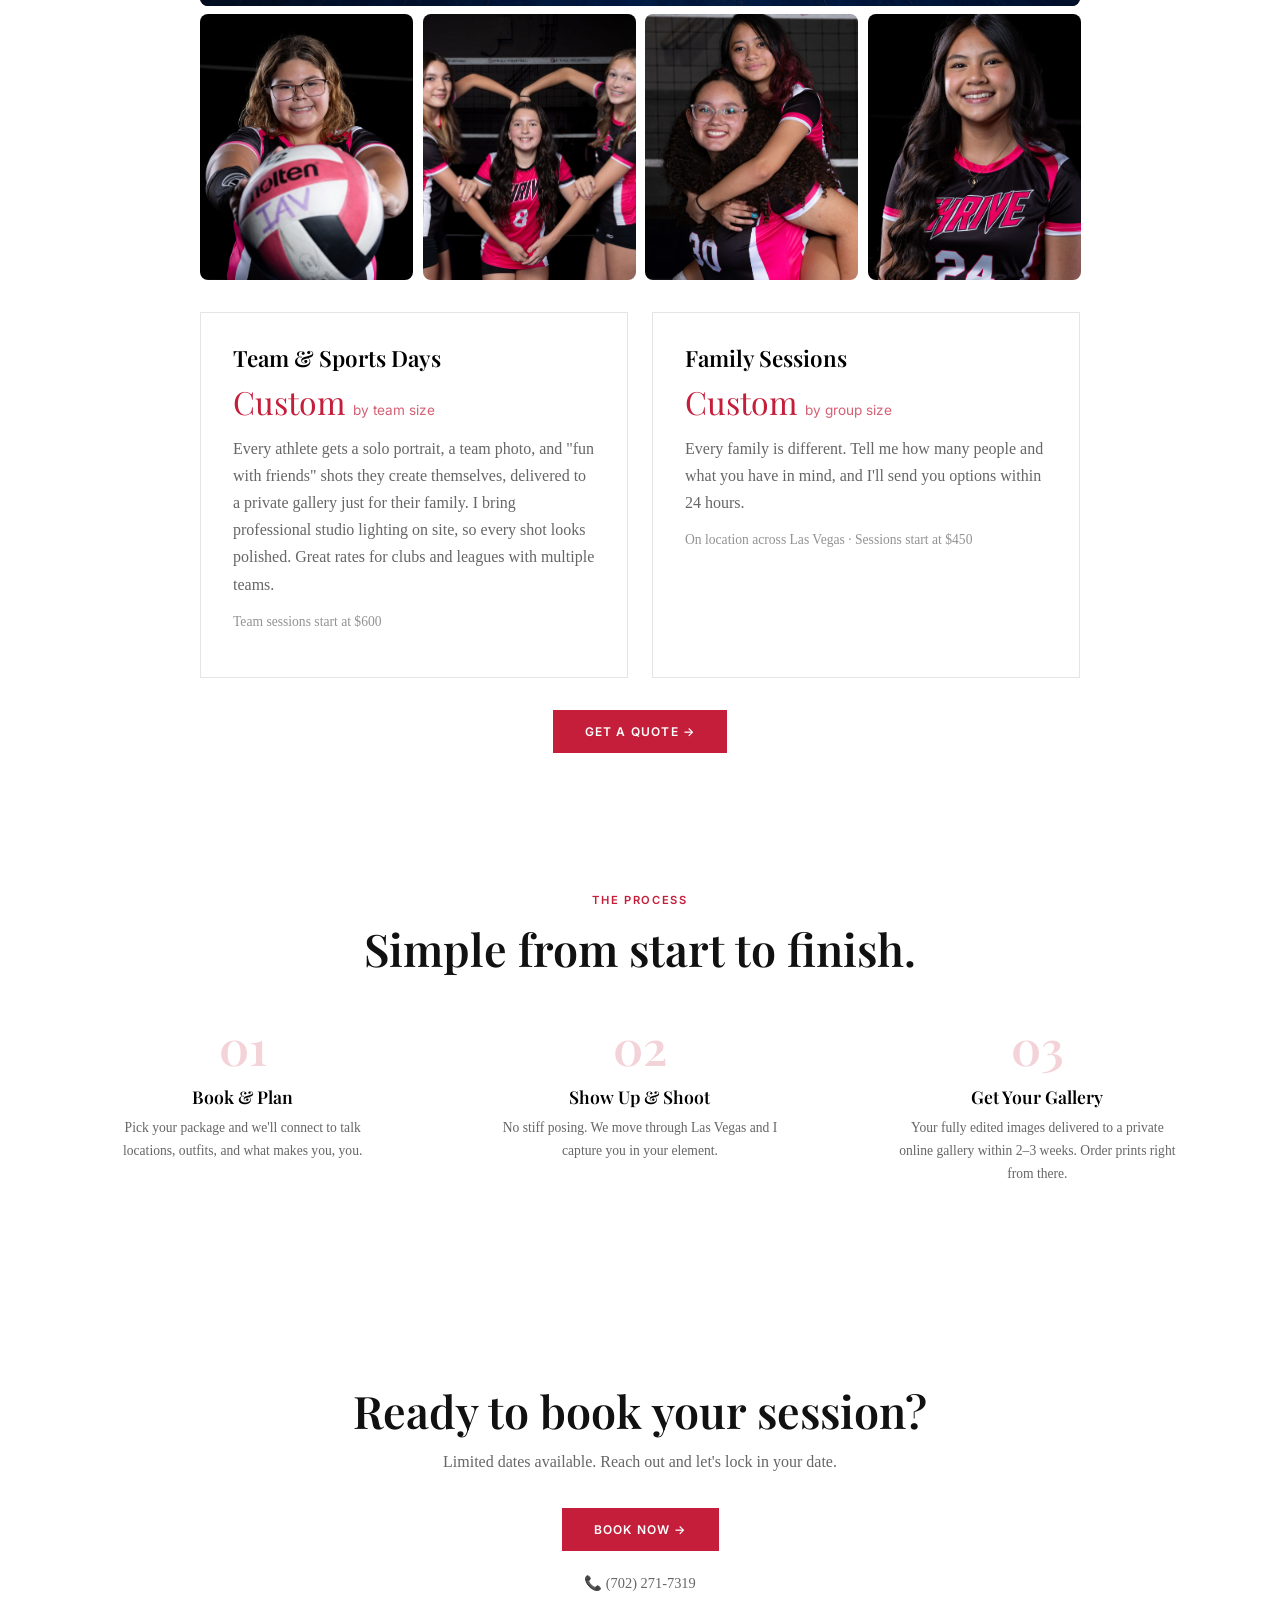
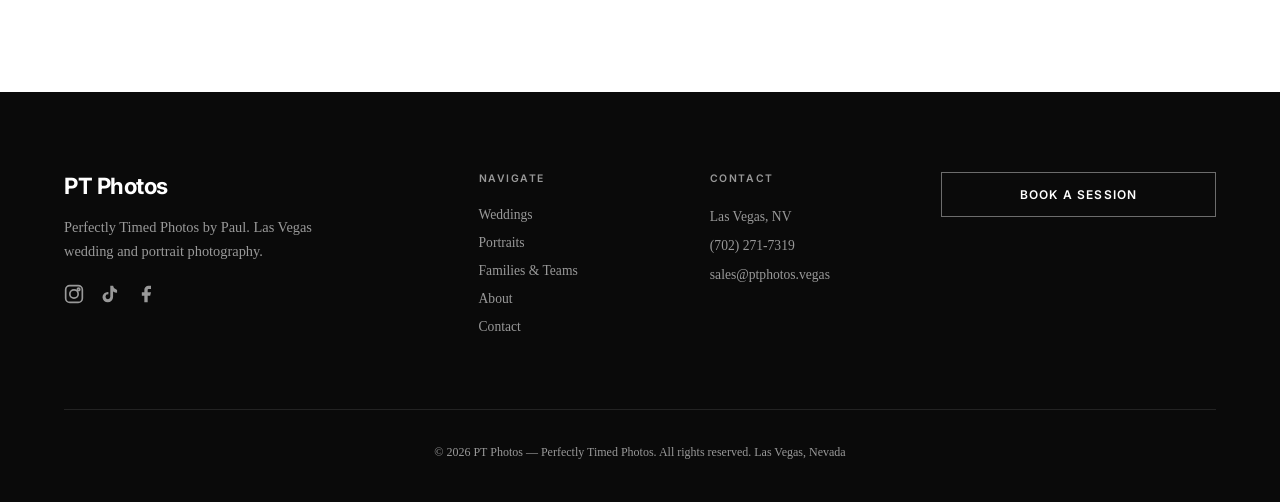
<file: families-teams.html>
<!DOCTYPE html>
<html lang="en">
<head>
    <meta charset="UTF-8">
    <meta name="viewport" content="width=device-width, initial-scale=1.0">
    <title>Family & Team Photos in Las Vegas | PT Photos</title>
    <meta name="description" content="Family sessions and team & sports photo days in Las Vegas, with on-site studio lighting. Solo portraits, team photos and fun shots for every athlete.">
    <link rel="canonical" href="https://ptphotos.vegas/families-teams.html">
    <meta property="og:type" content="website">
    <meta property="og:title" content="Family & Team Photos in Las Vegas | PT Photos">
    <meta property="og:description" content="Family sessions and team & sports photo days in Las Vegas, with on-site studio lighting. Solo portraits, team photos and fun shots for every athlete.">
    <meta property="og:image" content="https://ptphotos.vegas/vb-team-b-coach.jpg">
    <meta property="og:url" content="https://ptphotos.vegas/families-teams.html">
    <meta name="twitter:card" content="summary_large_image">
    <link rel="icon" href="favicon.svg" type="image/svg+xml">
    <link rel="icon" href="favicon.png" sizes="32x32">
    <link rel="apple-touch-icon" href="apple-touch-icon.png">
    <link rel="stylesheet" href="styles.css">
</head>
<body>

    <nav class="navbar" id="navbar">
        <div class="nav-container">
           <a href="index.html" class="logo">PT Photos</a>
            <button class="nav-toggle" id="navToggle" aria-label="Menu">
                <span></span>
                <span></span>
                <span></span>
            </button>
            <ul class="nav-menu" id="navMenu">
                <li><a href="weddings.html">Weddings</a></li>
                <li><a href="seniors.html">Portraits</a></li>
                <li><a href="families-teams.html" class="active">Families &amp; Teams</a></li>
                <li><a href="about.html">About</a></li>
                <li><a href="contact.html">Contact</a></li>
            </ul>
        </div>
    </nav>

    <!-- Hero -->
    <section class="page-header page-intro ft-header">
        <div class="hero-bg">
            <img src="vb-team-b-coach.jpg" alt="Volleyball team and coach standing together on the court">
        </div>
        <div class="hero-overlay"></div>
        <div class="hero-content">
            <p class="hero-label">Families &amp; Teams</p>
            <h1>Family &amp; team photos in Las Vegas.</h1>
            <p class="hero-desc">Team photo days with on-site studio lighting, and family sessions anywhere in the valley.</p>
            <a href="contact.html" class="btn btn-primary">Get a Quote →</a>
        </div>
    </section>

    <!-- Families & Teams -->
    <section class="groups-section">
        <div class="container">
            <div class="groups-content reveal">
                <span class="section-label">Families &amp; Teams</span>
                <h2 class="section-title">Bring the whole crew.</h2>
                <div class="team-slideshow" aria-label="Team photo day slideshow">
                    <img class="active" src="vb-team-a-smiles.jpg" alt="Smiling volleyball team lined up on the court with studio lighting">
                    <img loading="lazy" src="vb-serve-toss.jpg" alt="Volleyball player tossing the ball for a serve under studio lighting">
                    <img loading="lazy" src="vb-team-c-smiles.jpg" alt="Smiling volleyball team posing in front of the net">
                    <img loading="lazy" src="vb-team-b-coach.jpg" alt="Volleyball team and coach standing together on the court">
                </div>
                <div class="team-strip reveal">
                    <img loading="lazy" src="vb-ball-to-camera.jpg" alt="Volleyball player holding the ball out toward the camera">
                    <img loading="lazy" src="vb-friends-heart.jpg" alt="Three teammates making a heart shape with their arms">
                    <img loading="lazy" src="vb-friends-piggyback.jpg" alt="Two teammates laughing in a piggyback pose">
                    <img loading="lazy" src="vb-player-portrait.jpg" alt="Smiling volleyball player portrait in team jersey">
                </div>
                <div class="groups-grid">
                    <div class="group-card">
                        <h4>Team &amp; Sports Days</h4>
                        <div class="group-price">Custom <span>by team size</span></div>
                        <p>Every athlete gets a solo portrait, a team photo, and "fun with friends" shots they create themselves, delivered to a private gallery just for their family. I bring professional studio lighting on site, so every shot looks polished. Great rates for clubs and leagues with multiple teams.</p>
                        <p class="group-fine">Team sessions start at $600</p>
                    </div>
                    <div class="group-card">
                        <h4>Family Sessions</h4>
                        <div class="group-price">Custom <span>by group size</span></div>
                        <p>Every family is different. Tell me how many people and what you have in mind, and I'll send you options within 24 hours.</p>
                        <p class="group-fine">On location across Las Vegas · Sessions start at $450</p>
                    </div>
                </div>
                <a href="contact.html" class="btn btn-primary">Get a Quote →</a>
            </div>
        </div>
    </section>

    <!-- Process -->
    <section class="process-section">
        <div class="container">
            <span class="section-label reveal">The Process</span>
            <h2 class="section-title reveal">Simple from start to finish.</h2>
            <div class="process-grid reveal">
                <div class="process-step">
                    <div class="process-number">01</div>
                    <h4>Book & Plan</h4>
                    <p>Pick your package and we'll connect to talk locations, outfits, and what makes you, you.</p>
                </div>
                <div class="process-step">
                    <div class="process-number">02</div>
                    <h4>Show Up & Shoot</h4>
                    <p>No stiff posing. We move through Las Vegas and I capture you in your element.</p>
                </div>
                <div class="process-step">
                    <div class="process-number">03</div>
                    <h4>Get Your Gallery</h4>
                    <p>Your fully edited images delivered to a private online gallery within 2–3 weeks. Order prints right from there.</p>
                </div>
            </div>
        </div>
    </section>

    <!-- CTA -->
    <section class="cta-section" id="contact">
        <div class="container">
            <div class="reveal">
                <h2 class="section-title">Ready to book your session?</h2>
                <p>Limited dates available. Reach out and let's lock in your date.</p>
                <a href="contact.html" class="btn btn-primary">Book Now →</a>
                <div class="cta-contact" style="margin-top:24px">
                    <a href="tel:+17022717319">📞 (702) 271-7319</a>
                </div>
            </div>
        </div>
    </section>

    <!-- Footer -->
    <footer class="footer">
        <div class="container">
            <div class="footer-grid">
                <div class="footer-brand">
                   <a href="index.html" class="logo" style="color:#fff">PT Photos</a>
                    <p>Perfectly Timed Photos by Paul. Las Vegas wedding and portrait photography.</p>
                    <div class="social-links">
                        <a href="https://www.instagram.com/ptphotos.vegas" target="_blank" rel="noopener" aria-label="Instagram">
                            <svg width="20" height="20" viewBox="0 0 24 24" fill="none" stroke="currentColor" stroke-width="2"><rect x="2" y="2" width="20" height="20" rx="5"/><circle cx="12" cy="12" r="5"/><circle cx="17.5" cy="6.5" r="1.5"/></svg>
                        </a>
                        <a href="https://www.tiktok.com/@perfectly.timed8" target="_blank" rel="noopener" aria-label="TikTok">
                            <svg width="20" height="20" viewBox="0 0 24 24" fill="currentColor"><path d="M19.59 6.69a4.83 4.83 0 01-3.77-4.25V2h-3.45v13.67a2.89 2.89 0 01-2.88 2.5 2.89 2.89 0 01-2.88-2.89 2.89 2.89 0 012.88-2.89c.2 0 .39.02.58.06V9.66a6.37 6.37 0 00-.58-.03A6.34 6.34 0 003 16.04 6.34 6.34 0 009.34 22a6.34 6.34 0 006.34-6.34V9.01a8.16 8.16 0 004.8 1.55V7.11a4.85 4.85 0 01-.89-.42z"/></svg>
                        </a>
                        <a href="https://www.facebook.com/share/1CvV9tf7gH/" target="_blank" rel="noopener" aria-label="Facebook">
                            <svg width="20" height="20" viewBox="0 0 24 24" fill="currentColor"><path d="M18 2h-3a5 5 0 00-5 5v3H7v4h3v8h4v-8h3l1-4h-4V7a1 1 0 011-1h3z"/></svg>
                        </a>
                    </div>
                </div>
                <div>
                    <div class="footer-title">Navigate</div>
                    <ul class="footer-links">
                        <li><a href="weddings.html">Weddings</a></li>
                        <li><a href="seniors.html">Portraits</a></li>
                        <li><a href="families-teams.html">Families &amp; Teams</a></li>
                        <li><a href="about.html">About</a></li>
                        <li><a href="contact.html">Contact</a></li>
                    </ul>
                </div>
                <div>
                    <div class="footer-title">Contact</div>
                    <div class="footer-contact">
                        <p>Las Vegas, NV</p>
                        <p>(702) 271-7319</p>
                        <p>sales@ptphotos.vegas</p>
                    </div>
                </div>
                <div>
                    <a href="contact.html" class="btn btn-outline" style="width:100%">Book a Session</a>
                </div>
            </div>
            <div class="footer-bottom">
                <p>© 2026 PT Photos — Perfectly Timed Photos. All rights reserved. Las Vegas, Nevada</p>
            </div>
        </div>
    </footer>

    <script src="script.js"></script>
    <script>
    (function(){var w=document.querySelector('.team-slideshow');if(!w)return;var im=w.querySelectorAll('img'),i=0;
    if(window.matchMedia('(prefers-reduced-motion: reduce)').matches)return;
    setInterval(function(){im[i].classList.remove('active');i=(i+1)%im.length;im[i].classList.add('active');},3500);})();
    </script>
</body>
</html>
</file>
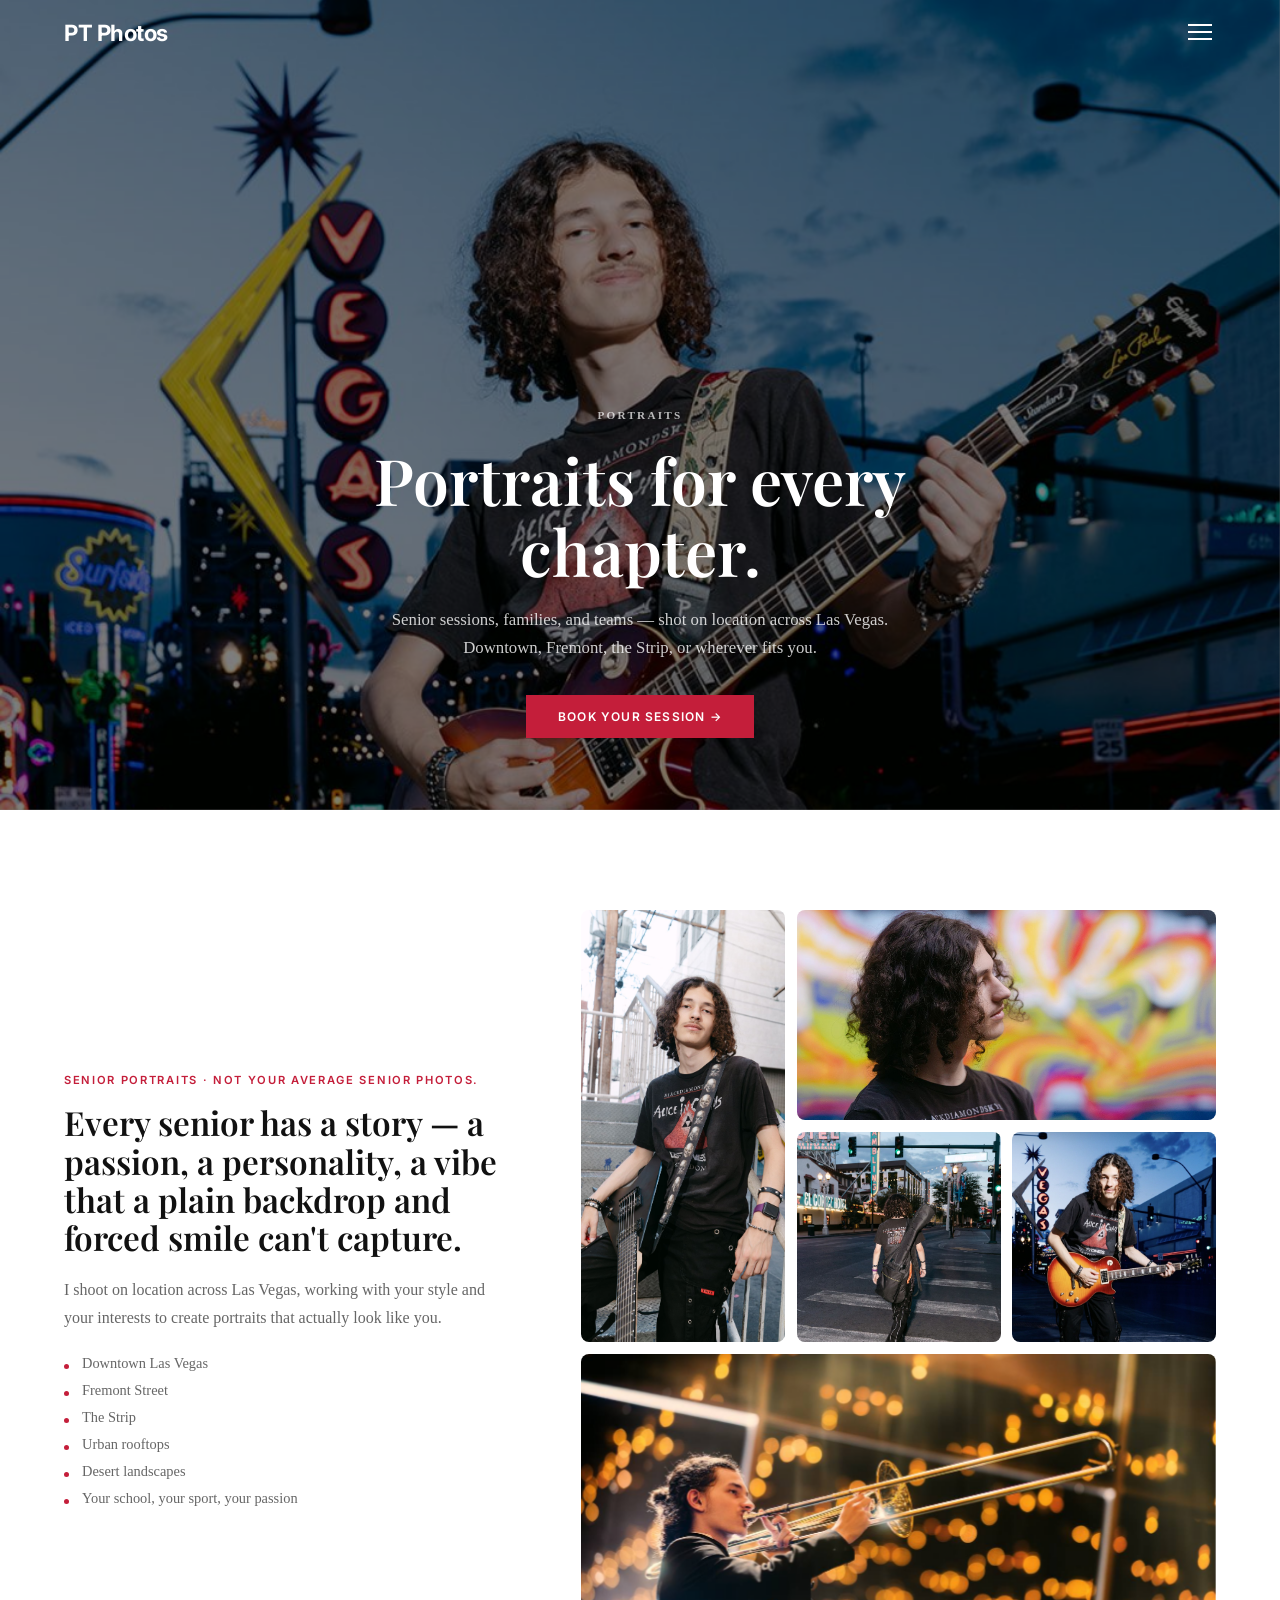
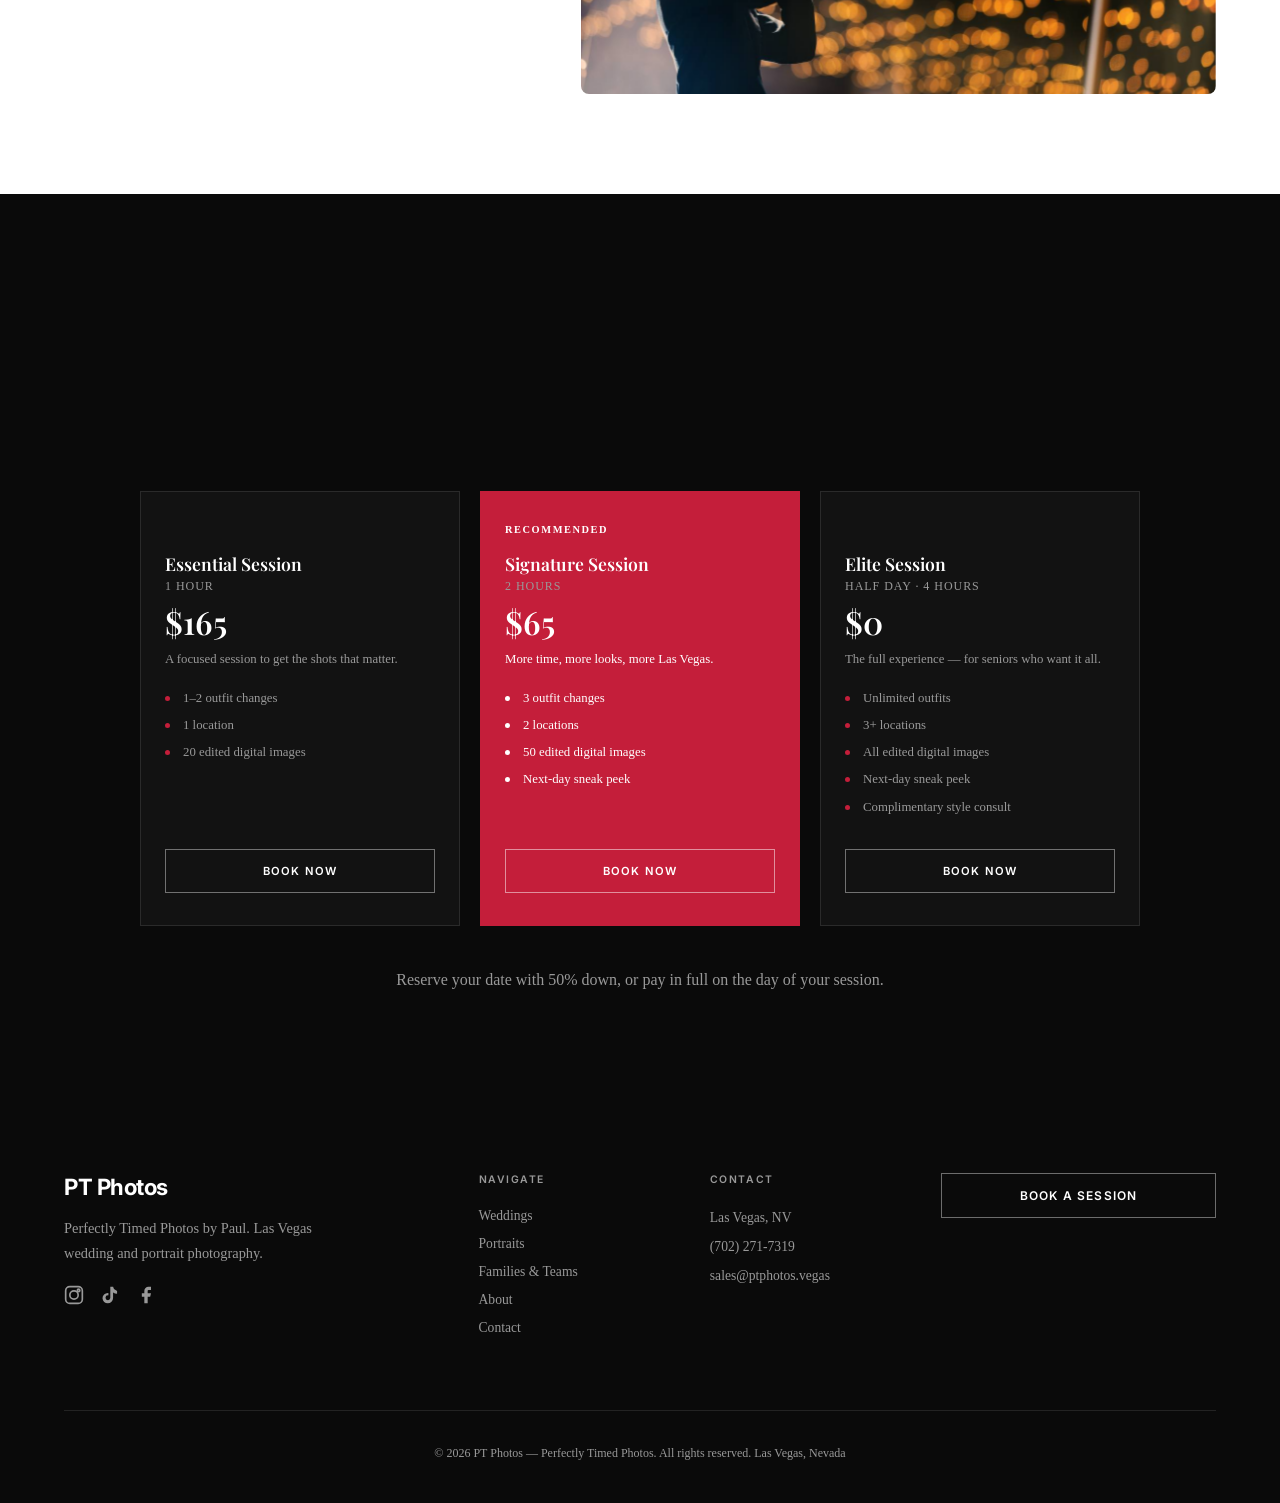
<file: seniors.html>
<!DOCTYPE html>
<html lang="en">
<head>
    <meta charset="UTF-8">
    <meta name="viewport" content="width=device-width, initial-scale=1.0">
    <title>Senior Portraits in Las Vegas | PT Photos</title>
    <meta name="description" content="Senior portraits in Las Vegas from $450, plus family sessions and team & sports photography. On location Downtown, on Fremont Street, the Strip and the desert.">
    <link rel="canonical" href="https://ptphotos.vegas/seniors.html">
    <meta property="og:type" content="website">
    <meta property="og:title" content="Senior Portraits, Family & Team Photos in Las Vegas | PT Photos">
    <meta property="og:description" content="Senior portraits in Las Vegas from $450, plus family sessions and team & sports photography. On location Downtown, on Fremont Street, the Strip and the desert.">
    <meta property="og:image" content="https://ptphotos.vegas/photo30.JPG">
    <meta property="og:url" content="https://ptphotos.vegas/seniors.html">
    <meta name="twitter:card" content="summary_large_image">
    <link rel="icon" href="favicon.svg" type="image/svg+xml">
    <link rel="icon" href="favicon.png" sizes="32x32">
    <link rel="apple-touch-icon" href="apple-touch-icon.png">
    <link rel="stylesheet" href="styles.css">
</head>
<body>

    <nav class="navbar" id="navbar">
        <div class="nav-container">
           <a href="index.html" class="logo">PT Photos</a>
            <button class="nav-toggle" id="navToggle" aria-label="Menu">
                <span></span>
                <span></span>
                <span></span>
            </button>
            <ul class="nav-menu" id="navMenu">
                <li><a href="weddings.html">Weddings</a></li>
                <li><a href="seniors.html" class="active">Portraits</a></li>
                <li><a href="families-teams.html">Families &amp; Teams</a></li>
                <li><a href="about.html">About</a></li>
                <li><a href="contact.html">Contact</a></li>
            </ul>
        </div>
    </nav>

    <!-- Hero -->
    <section class="page-header page-intro">
        <div class="hero-bg">
            <img src="photo30.JPG" alt="Senior portrait with guitar">
        </div>
        <div class="hero-overlay"></div>
        <div class="hero-content">
            <p class="hero-label">Portraits</p>
            <h1>Portraits for every chapter.</h1>
            <p class="hero-desc">Senior sessions, families, and teams — shot on location across Las Vegas. Downtown, Fremont, the Strip, or wherever fits you.</p>
            <a href="#contact" class="btn btn-primary">Book Your Session →</a>
        </div>
    </section>

    <!-- About Seniors -->
    <section class="seniors-about">
        <div class="container">
            <div class="seniors-about-grid reveal">
                <div class="seniors-about-text">
                    <span class="section-label">Senior Portraits · Not your average senior photos.</span>
                    <h2 class="section-title">Every senior has a story — a passion, a personality, a vibe that a plain backdrop and forced smile can't capture.</h2>
                    <p>I shoot on location across Las Vegas, working with your style and your interests to create portraits that actually look like you.</p>
                    <ul>
                        <li>Downtown Las Vegas</li>
                        <li>Fremont Street</li>
                        <li>The Strip</li>
                        <li>Urban rooftops</li>
                        <li>Desert landscapes</li>
                        <li>Your school, your sport, your passion</li>
                    </ul>
                </div>
                <div class="seniors-gallery">
                    <img loading="lazy" class="sg-a" src="photo24.JPG" alt="Senior with his bass guitar on the stairs in Downtown Las Vegas">
                    <img loading="lazy" class="sg-b" src="Photo23.JPG" alt="Senior portrait in front of a colorful mural">
                    <img loading="lazy" class="sg-c" src="photo27.JPG" alt="Senior walking across a Downtown Las Vegas street with his guitar case">
                    <img loading="lazy" class="sg-d" src="photo28.jpg" alt="Senior playing electric guitar under the Vegas neon sign">
                    <div class="sg-e bokeh-wrap"><div class="bokeh-frame"><img loading="lazy" src="senior-center.JPG" alt="Senior playing trombone in front of glowing lights"><span class="bokeh" aria-hidden="true"><i style="left:27.01%;top:3.41%;width:5.47%;animation-delay:2.18s;animation-duration:3.68s"></i><i style="left:53.39%;top:10.57%;width:5.08%;animation-delay:2.78s;animation-duration:4.08s"></i><i style="left:92.98%;top:33.46%;width:5.08%;animation-delay:2.59s;animation-duration:4.04s"></i><i style="left:81.25%;top:21.46%;width:4.69%;animation-delay:0.1s;animation-duration:3.13s"></i><i style="left:78.61%;top:63.46%;width:4.49%;animation-delay:3.3s;animation-duration:3.5s"></i><i style="left:22.26%;top:11.13%;width:4.10%;animation-delay:3.15s;animation-duration:2.43s"></i><i style="left:92.35%;top:59.62%;width:4.10%;animation-delay:1.64s;animation-duration:2.69s"></i><i style="left:13.46%;top:22.75%;width:3.32%;animation-delay:1.9s;animation-duration:3.35s"></i><i style="left:98.04%;top:56.50%;width:3.32%;animation-delay:0.05s;animation-duration:2.63s"></i><i style="left:49.34%;top:20.42%;width:3.12%;animation-delay:0.98s;animation-duration:4.03s"></i><i style="left:39.12%;top:22.97%;width:3.12%;animation-delay:2.68s;animation-duration:2.52s"></i><i style="left:89.80%;top:48.05%;width:3.12%;animation-delay:2.79s;animation-duration:2.48s"></i><i style="left:98.97%;top:65.88%;width:2.93%;animation-delay:2.16s;animation-duration:2.45s"></i><i style="left:73.23%;top:18.74%;width:2.73%;animation-delay:0.01s;animation-duration:3.94s"></i><i style="left:70.32%;top:42.61%;width:2.73%;animation-delay:0.73s;animation-duration:2.63s"></i><i style="left:50.07%;top:79.03%;width:2.54%;animation-delay:3.44s;animation-duration:3.94s"></i><i style="left:60.21%;top:49.58%;width:2.34%;animation-delay:1.01s;animation-duration:4.12s"></i><i style="left:78.40%;top:83.16%;width:2.20%;animation-delay:1.89s;animation-duration:3.56s"></i><i style="left:70.14%;top:57.00%;width:2.20%;animation-delay:0.72s;animation-duration:4.08s"></i><i style="left:58.73%;top:61.71%;width:2.20%;animation-delay:2.42s;animation-duration:4.13s"></i><i style="left:67.27%;top:67.58%;width:2.20%;animation-delay:3.13s;animation-duration:2.8s"></i><i style="left:69.32%;top:84.09%;width:2.20%;animation-delay:1.26s;animation-duration:2.53s"></i></span></div></div>
                </div>

            </div>
        </div>
    </section>

    <!-- Packages -->
    <section class="packages-section" id="packages">
        <div class="container">
            <span class="section-label reveal">Senior Session Packages</span>
            <h2 class="section-title light reveal pick-title"><span>Pick</span> <span>your</span> <span>experience.</span></h2>
            
            <p class="section-intro light reveal">Every session includes a private online gallery and print release.</p>
            <div class="packages-grid packages-grid-3 reveal">
                <div class="package-card">
                    <div class="package-badge"></div>
                    <div class="package-name">Essential Session</div>
                    <div class="package-time">1 hour</div>
                    <div class="package-price">$450</div>
                    <div class="package-desc">A focused session to get the shots that matter.</div>
                    <ul class="package-list">
                        <li>1–2 outfit changes</li>
                        <li>1 location</li>
                        <li>20 edited digital images</li>
                    </ul>
                    <a href="contact.html" class="btn btn-outline">Book Now</a>
                </div>
                <div class="package-card featured">
                    <div class="package-badge">Recommended</div>
                    <div class="package-name">Signature Session</div>
                    <div class="package-time">2 hours</div>
                    <div class="package-price">$650</div>
                    <div class="package-desc">More time, more looks, more Las Vegas.</div>
                    <ul class="package-list">
                        <li>3 outfit changes</li>
                        <li>2 locations</li>
                        <li>50 edited digital images</li>
                        <li>Next-day sneak peek</li>
                    </ul>
                    <a href="contact.html" class="btn btn-outline">Book Now</a>
                </div>
                <div class="package-card">
                    <div class="package-badge"></div>
                    <div class="package-name">Elite Session</div>
                    <div class="package-time">Half day · 4 hours</div>
                    <div class="package-price">$1,100</div>
                    <div class="package-desc">The full experience — for seniors who want it all.</div>
                    <ul class="package-list">
                        <li>Unlimited outfits</li>
                        <li>3+ locations</li>
                        <li>All edited digital images</li>
                        <li>Next-day sneak peek</li>
                        <li>Complimentary style consult</li>
                    </ul>
                    <a href="contact.html" class="btn btn-outline">Book Now</a>
                </div>
            </div>
            <p class="packages-note reveal">Reserve your date with 50% down, or pay in full on the day of your session.</p>
        </div>
    </section>

    <!-- Footer -->
    <footer class="footer">
        <div class="container">
            <div class="footer-grid">
                <div class="footer-brand">
                   <a href="index.html" class="logo" style="color:#fff">PT Photos</a>
                    <p>Perfectly Timed Photos by Paul. Las Vegas wedding and portrait photography.</p>
                    <div class="social-links">
                        <a href="https://www.instagram.com/ptphotos.vegas" target="_blank" rel="noopener" aria-label="Instagram">
                            <svg width="20" height="20" viewBox="0 0 24 24" fill="none" stroke="currentColor" stroke-width="2"><rect x="2" y="2" width="20" height="20" rx="5"/><circle cx="12" cy="12" r="5"/><circle cx="17.5" cy="6.5" r="1.5"/></svg>
                        </a>
                        <a href="https://www.tiktok.com/@perfectly.timed8" target="_blank" rel="noopener" aria-label="TikTok">
                            <svg width="20" height="20" viewBox="0 0 24 24" fill="currentColor"><path d="M19.59 6.69a4.83 4.83 0 01-3.77-4.25V2h-3.45v13.67a2.89 2.89 0 01-2.88 2.5 2.89 2.89 0 01-2.88-2.89 2.89 2.89 0 012.88-2.89c.2 0 .39.02.58.06V9.66a6.37 6.37 0 00-.58-.03A6.34 6.34 0 003 16.04 6.34 6.34 0 009.34 22a6.34 6.34 0 006.34-6.34V9.01a8.16 8.16 0 004.8 1.55V7.11a4.85 4.85 0 01-.89-.42z"/></svg>
                        </a>
                        <a href="https://www.facebook.com/share/1CvV9tf7gH/" target="_blank" rel="noopener" aria-label="Facebook">
                            <svg width="20" height="20" viewBox="0 0 24 24" fill="currentColor"><path d="M18 2h-3a5 5 0 00-5 5v3H7v4h3v8h4v-8h3l1-4h-4V7a1 1 0 011-1h3z"/></svg>
                        </a>
                    </div>
                </div>
                <div>
                    <div class="footer-title">Navigate</div>
                    <ul class="footer-links">
                        <li><a href="weddings.html">Weddings</a></li>
                        <li><a href="seniors.html">Portraits</a></li>
                        <li><a href="families-teams.html">Families &amp; Teams</a></li>
                        <li><a href="about.html">About</a></li>
                        <li><a href="contact.html">Contact</a></li>
                    </ul>
                </div>
                <div>
                    <div class="footer-title">Contact</div>
                    <div class="footer-contact">
                        <p>Las Vegas, NV</p>
                        <p>(702) 271-7319</p>
                        <p>sales@ptphotos.vegas</p>
                    </div>
                </div>
                <div>
                    <a href="contact.html" class="btn btn-outline" style="width:100%">Book a Session</a>
                </div>
            </div>
            <div class="footer-bottom">
                <p>© 2026 PT Photos — Perfectly Timed Photos. All rights reserved. Las Vegas, Nevada</p>
            </div>
        </div>
    </footer>

    <script src="script.js"></script>
    <script>
    (function(){
      var grid=document.querySelector('.packages-grid'); if(!grid) return;
      var reduce=window.matchMedia('(prefers-reduced-motion: reduce)').matches;
      var prices=[].slice.call(grid.querySelectorAll('.package-price'));
      var targets=prices.map(function(p){return parseInt(p.textContent.replace(/[^0-9]/g,''),10);});
      function fmt(n){return '$'+n.toLocaleString('en-US');}
      function run(){
        if(reduce) return;
        prices.forEach(function(p,i){
          var t=targets[i], start=null, dur=1400, delay=i*150;
          p.textContent=fmt(0);
          setTimeout(function(){ requestAnimationFrame(function step(ts){ if(!start) start=ts; var k=Math.min((ts-start)/dur,1); k=1-Math.pow(1-k,3); p.textContent=fmt(Math.round(t*k/5)*5); if(k<1) requestAnimationFrame(step); else p.textContent=fmt(t); }); },delay);
        });
      }
      if(!('IntersectionObserver' in window)) return;
      var io=new IntersectionObserver(function(es){es.forEach(function(e){if(e.isIntersecting){run();io.disconnect();}});},{threshold:0.35});
      io.observe(grid);
    })();
    </script>
</body>
</html>
</file>
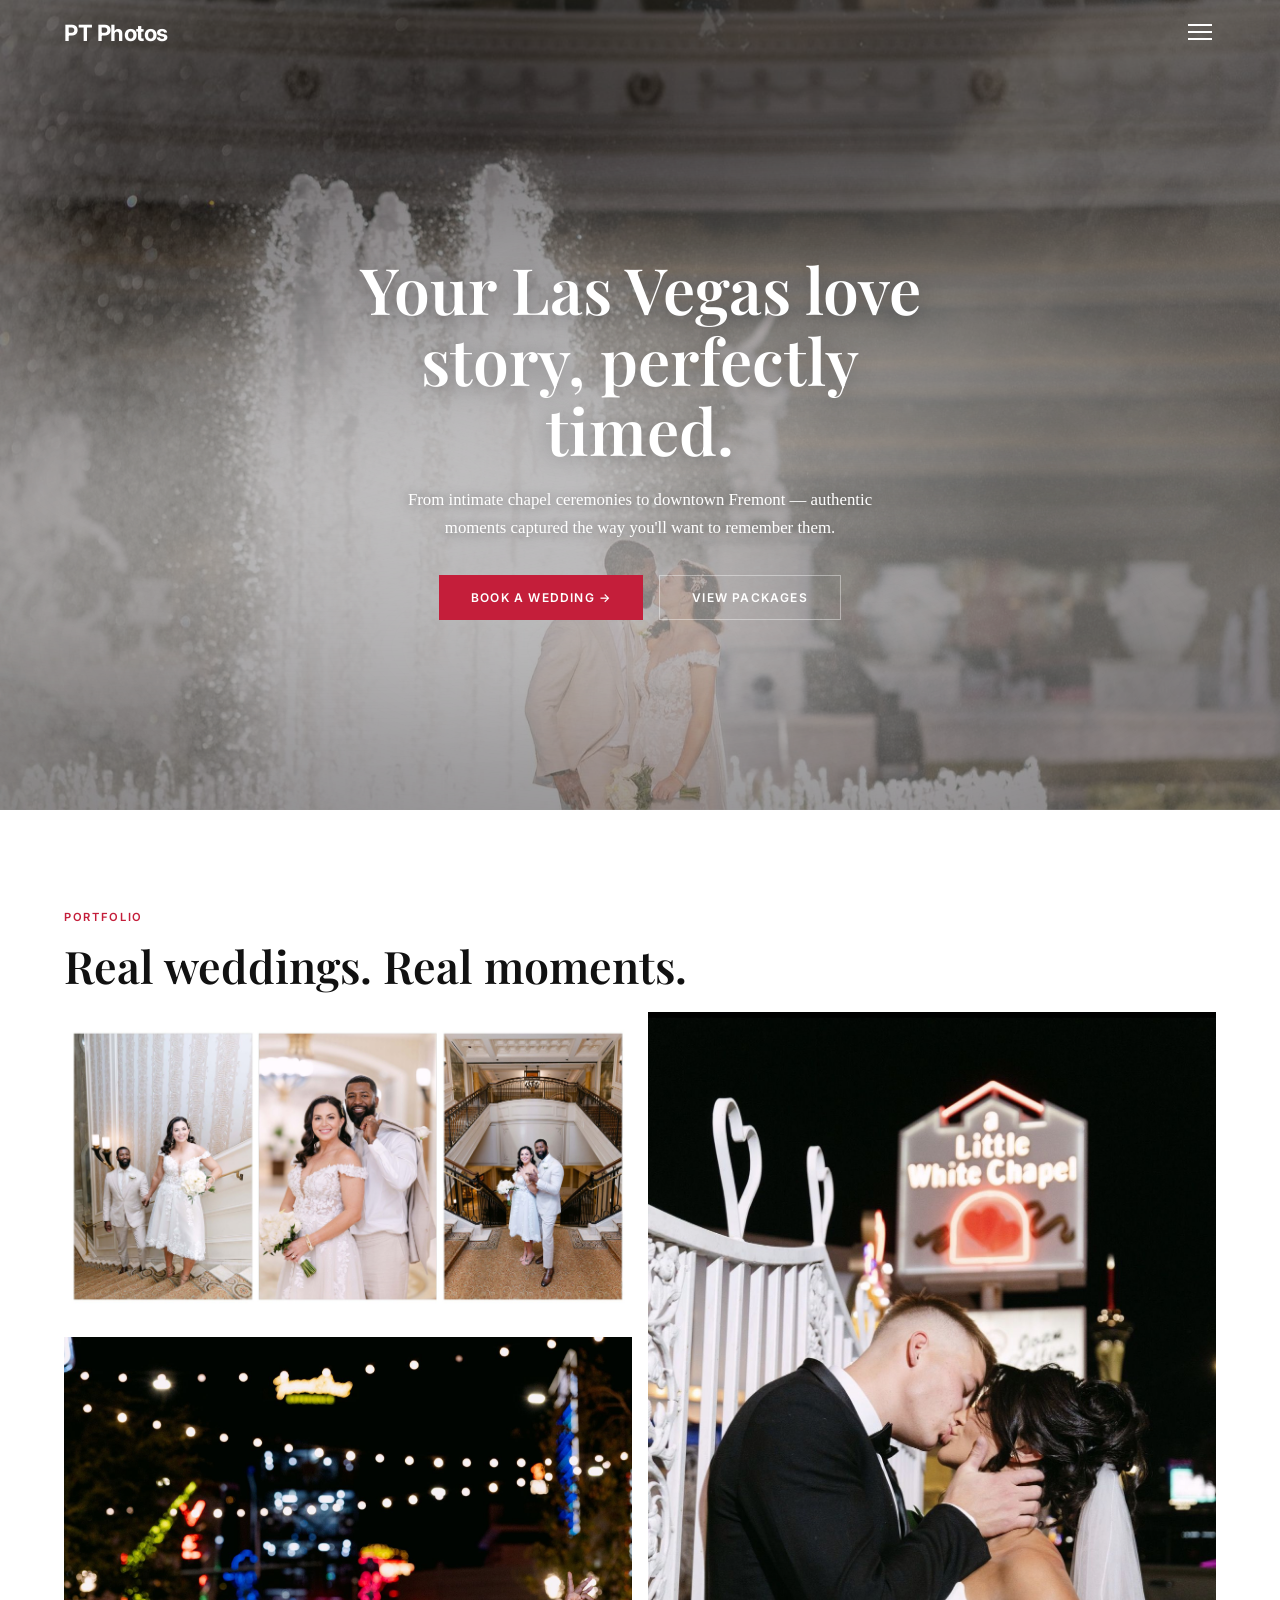
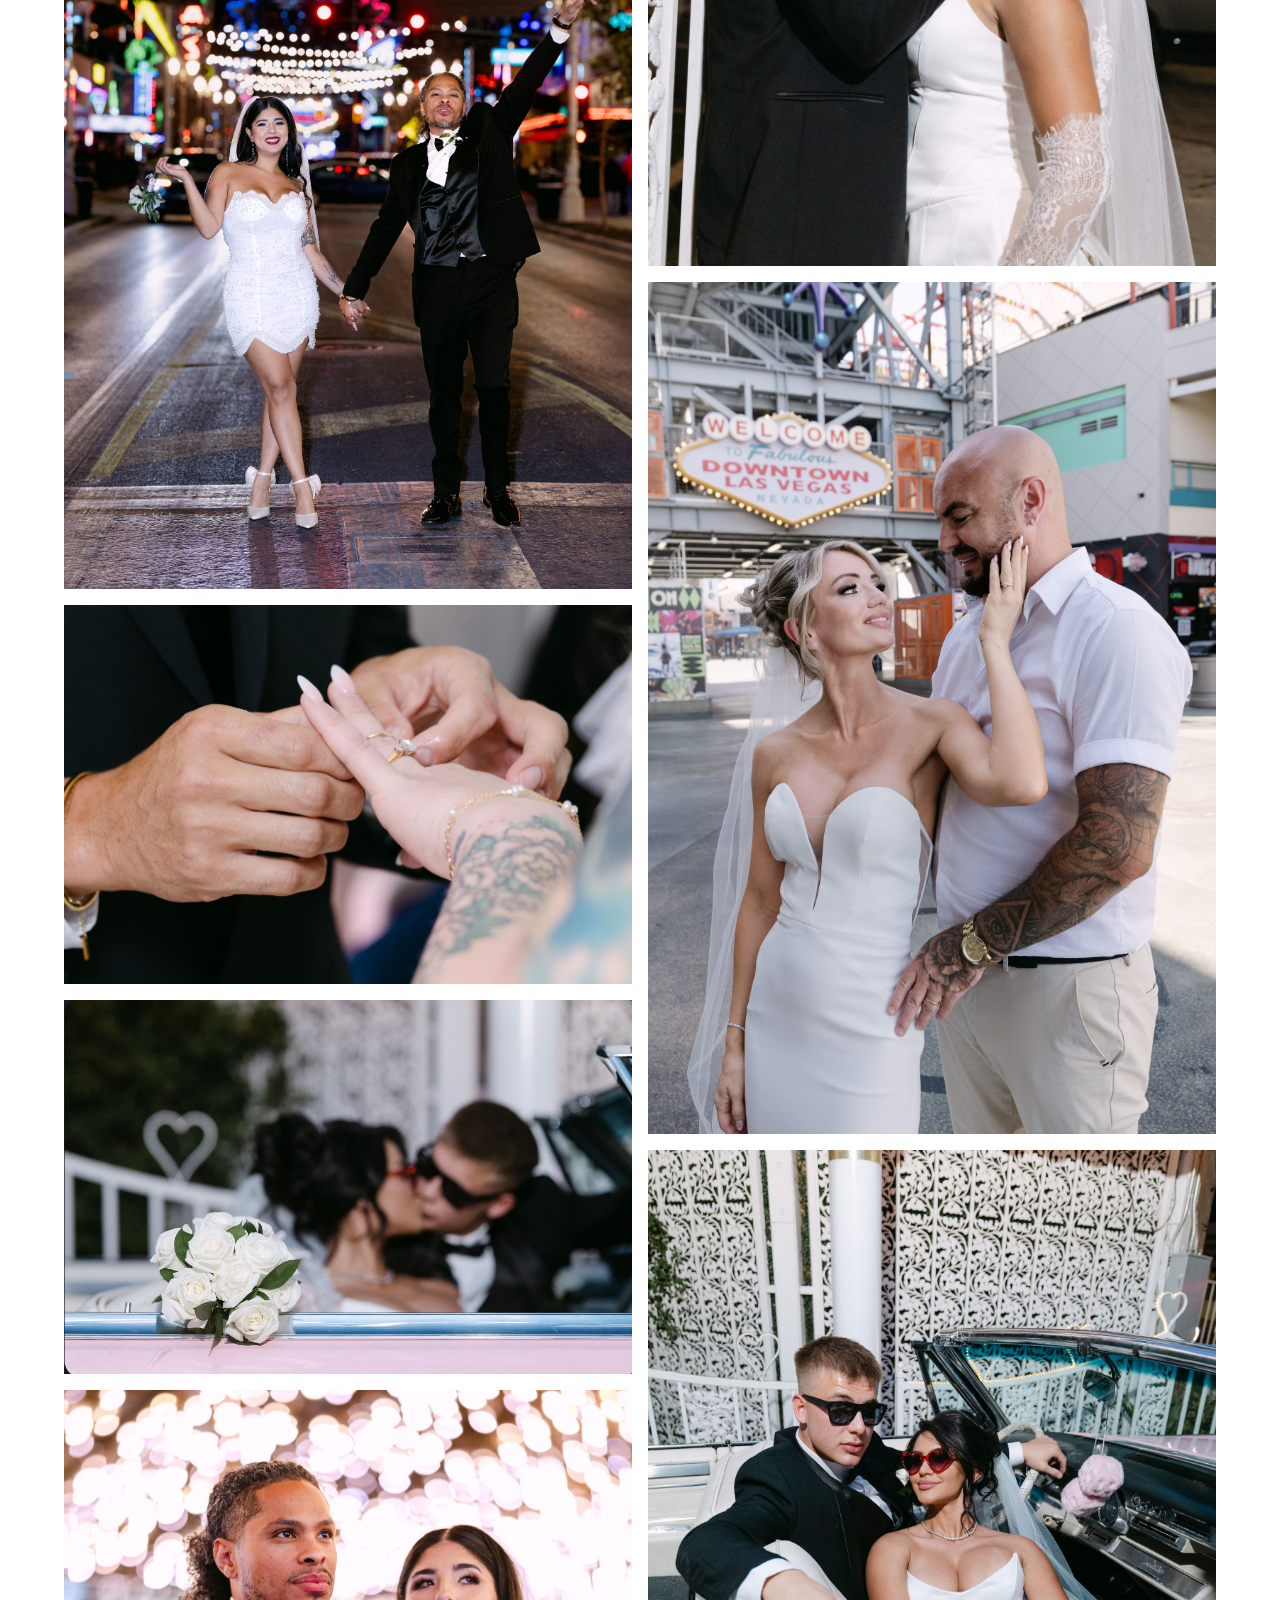
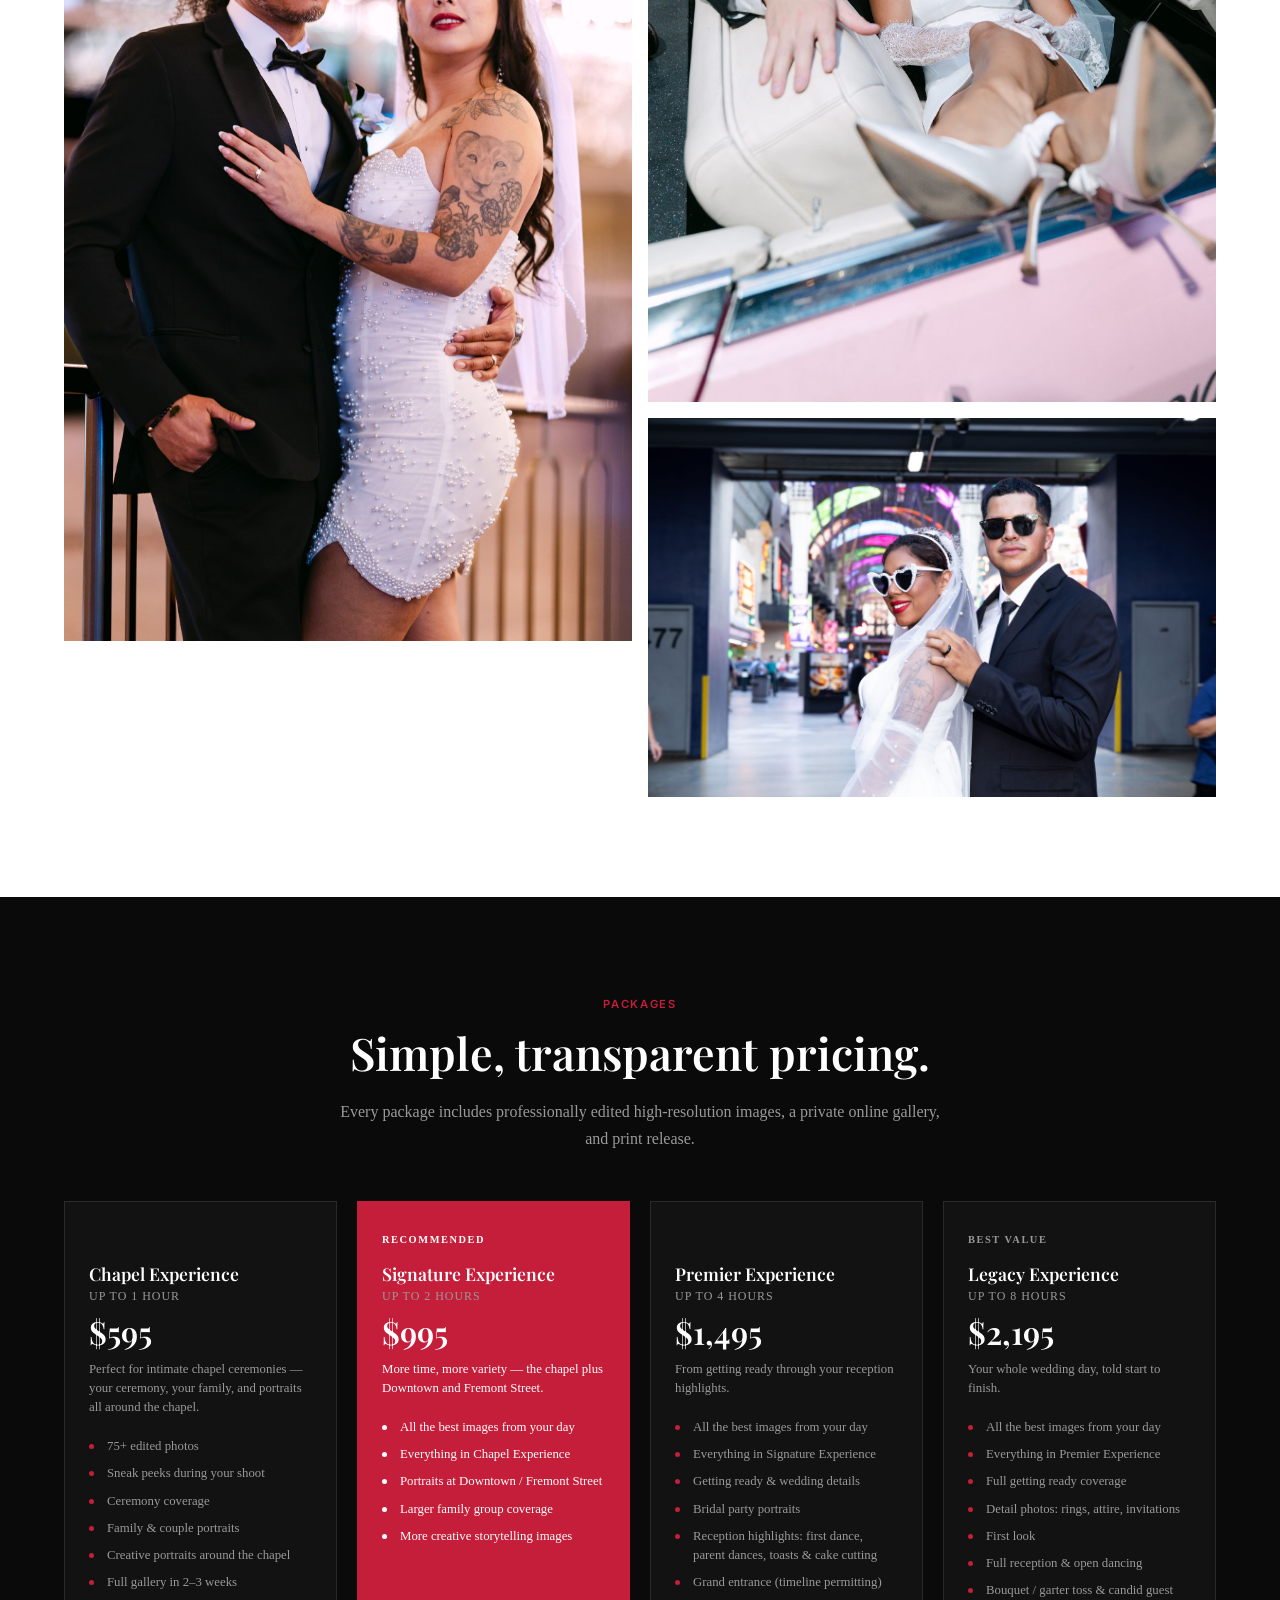
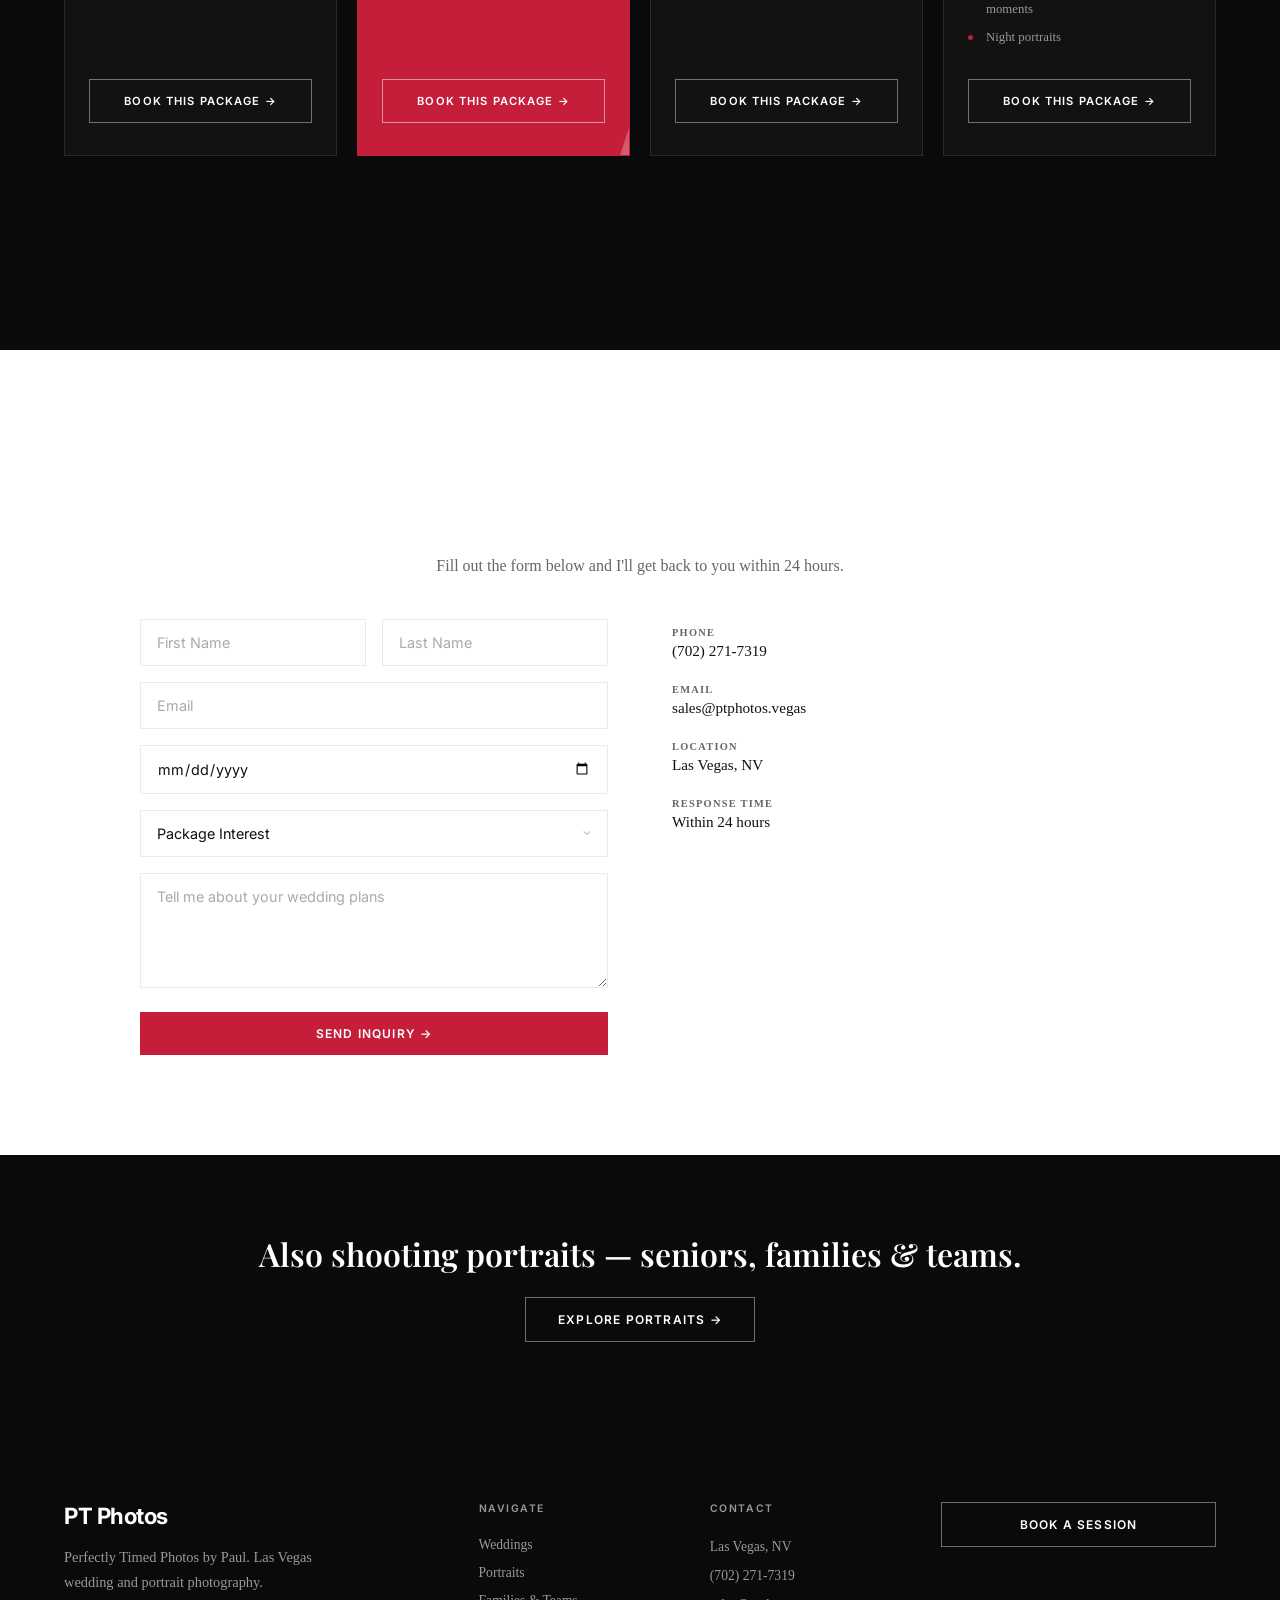
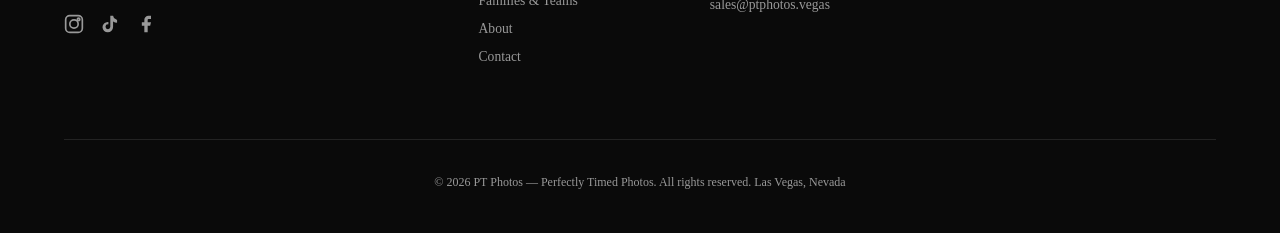
<file: weddings.html>
<!DOCTYPE html>
<html lang="en">
<head>
    <meta charset="UTF-8">
    <meta name="viewport" content="width=device-width, initial-scale=1.0">
    <title>Las Vegas Wedding & Elopement Photographer | PT Photos</title>
    <meta name="description" content="Las Vegas wedding photography from $595. Chapel weddings, elopements and full-day coverage at the Little White Wedding Chapel, Fremont Street and the Strip.">
    <link rel="canonical" href="https://ptphotos.vegas/weddings.html">
    <meta property="og:type" content="website">
    <meta property="og:title" content="Las Vegas Wedding & Elopement Photographer | PT Photos">
    <meta property="og:description" content="Las Vegas wedding photography from $595. Chapel weddings, elopements and full-day coverage at the Little White Wedding Chapel, Fremont Street and the Strip.">
    <meta property="og:image" content="https://ptphotos.vegas/photo31.JPG">
    <meta property="og:url" content="https://ptphotos.vegas/weddings.html">
    <meta name="twitter:card" content="summary_large_image">
    <link rel="icon" href="favicon.svg" type="image/svg+xml">
    <link rel="icon" href="favicon.png" sizes="32x32">
    <link rel="apple-touch-icon" href="apple-touch-icon.png">
    <link rel="stylesheet" href="styles.css">
</head>
<body>

    <nav class="navbar" id="navbar">
        <div class="nav-container">
            <a href="index.html" class="logo">PT Photos</a>
            <button class="nav-toggle" id="navToggle" aria-label="Menu">
                <span></span>
                <span></span>
                <span></span>
            </button>
            <ul class="nav-menu" id="navMenu">
                <li><a href="weddings.html" class="active">Weddings</a></li>
                <li><a href="seniors.html">Portraits</a></li>
                <li><a href="families-teams.html">Families &amp; Teams</a></li>
                <li><a href="about.html">About</a></li>
                <li><a href="contact.html">Contact</a></li>
            </ul>
        </div>
    </nav>

    <!-- Hero -->
    <section class="page-header mist-intro">
        <div class="hero-bg">
            <img src="photo31.JPG" alt="Bride and groom kissing in the fountain mist outside Caesars Palace">
        </div>
        <div class="hero-overlay"></div>
        <div class="mist" aria-hidden="true">
            <span class="mist-layer m1"></span>
            <span class="mist-layer m2"></span>
            <span class="mist-layer m3"></span>
        </div>
        <div class="hero-content">
            <h1>Your Las Vegas love story, perfectly timed.</h1>
            <p class="hero-desc">From intimate chapel ceremonies to downtown Fremont — authentic moments captured the way you'll want to remember them.</p>
            <div class="hero-buttons">
                <a href="#contact" class="btn btn-primary">Book a Wedding →</a>
                <a href="#packages" class="btn btn-outline">View Packages</a>
            </div>
        </div>
    </section>

    <!-- Portfolio -->
    <section class="portfolio-section" id="portfolio">
        <div class="container">
            <span class="section-label reveal">Portfolio</span>
            <h2 class="section-title reveal">Real weddings. Real moments.</h2>
            <div class="portfolio-masonry reveal">
                <div class="portfolio-item"><img loading="lazy" src="photo3.JPG" alt="Bride and groom portraits inside a Las Vegas wedding chapel"></div>
                <div class="portfolio-item"><img loading="lazy" src="photo5.JPG" alt="Newlyweds celebrating on Fremont Street at night under the lights"></div>
                <div class="portfolio-item"><img loading="lazy" src="photo8.JPG" alt="Groom placing the wedding ring on the bride's finger"></div>
                <div class="portfolio-item"><img loading="lazy" src="photo9.JPG" alt="Couple kissing in the pink Cadillac with a white rose bouquet"></div>
                <div class="portfolio-item"><img loading="lazy" src="photo11.JPG" alt="Bride and groom posing under the Fremont Street canopy lights"></div>
                <div class="portfolio-item"><img loading="lazy" src="photo12.JPG" alt="Couple kissing under the Little White Wedding Chapel sign at night"></div>
                <div class="portfolio-item"><img loading="lazy" src="photo1.JPG" alt="Bride and groom in front of the Welcome to Downtown Las Vegas sign"></div>
                <div class="portfolio-item"><img loading="lazy" src="photo13.JPG" alt="Newlyweds in sunglasses lounging in the pink Cadillac at the chapel"></div>
                <div class="portfolio-item"><img loading="lazy" src="photo14.JPG" alt="Bride in heart sunglasses and groom on Fremont Street"></div>
            </div>
        </div>
    </section>

    <!-- Packages -->
    <section class="packages-section" id="packages">
        <div class="container">
            <span class="section-label reveal">Packages</span>
            <h2 class="section-title light reveal">Simple, transparent pricing.</h2>
            <p class="reveal">Every package includes professionally edited high-resolution images, a private online gallery, and print release.</p>
            
            <div class="packages-grid reveal">
                <div class="package-card">
                    <div class="package-badge"></div>
                    <div class="package-name">Chapel Experience</div>
                    <div class="package-time">Up to 1 hour</div>
                    <div class="package-price">$595</div>
                    <div class="package-desc">Perfect for intimate chapel ceremonies — your ceremony, your family, and portraits all around the chapel.</div>
                    <ul class="package-list">
                        <li>75+ edited photos</li>
                        <li>Sneak peeks during your shoot</li>
                        <li>Ceremony coverage</li>
                        <li>Family &amp; couple portraits</li>
                        <li>Creative portraits around the chapel</li>
                        <li>Full gallery in 2–3 weeks</li>
                    </ul>
                    <a href="#contact" class="btn btn-outline">Book This Package →</a>
                </div>
                <div class="package-card featured">
                    <div class="package-badge">Recommended</div>
                    <div class="package-name">Signature Experience</div>
                    <div class="package-time">Up to 2 hours</div>
                    <div class="package-price">$995</div>
                    <div class="package-desc">More time, more variety — the chapel plus Downtown and Fremont Street.</div>
                    <ul class="package-list">
                        <li>All the best images from your day</li>
                        <li>Everything in Chapel Experience</li>
                        <li>Portraits at Downtown / Fremont Street</li>
                        <li>Larger family group coverage</li>
                        <li>More creative storytelling images</li>
                    </ul>
                    <a href="#contact" class="btn btn-outline">Book This Package →</a>
                </div>
                <div class="package-card">
                    <div class="package-badge"></div>
                    <div class="package-name">Premier Experience</div>
                    <div class="package-time">Up to 4 hours</div>
                    <div class="package-price">$1,495</div>
                    <div class="package-desc">From getting ready through your reception highlights.</div>
                    <ul class="package-list">
                        <li>All the best images from your day</li>
                        <li>Everything in Signature Experience</li>
                        <li>Getting ready &amp; wedding details</li>
                        <li>Bridal party portraits</li>
                        <li>Reception highlights: first dance, parent dances, toasts &amp; cake cutting</li>
                        <li>Grand entrance (timeline permitting)</li>
                    </ul>
                    <a href="#contact" class="btn btn-outline">Book This Package →</a>
                </div>
                <div class="package-card">
                    <div class="package-badge">Best Value</div>
                    <div class="package-name">Legacy Experience</div>
                    <div class="package-time">Up to 8 hours</div>
                    <div class="package-price">$2,195</div>
                    <div class="package-desc">Your whole wedding day, told start to finish.</div>
                    <ul class="package-list">
                        <li>All the best images from your day</li>
                        <li>Everything in Premier Experience</li>
                        <li>Full getting ready coverage</li>
                        <li>Detail photos: rings, attire, invitations</li>
                        <li>First look</li>
                        <li>Full reception &amp; open dancing</li>
                        <li>Bouquet / garter toss &amp; candid guest moments</li>
                        <li>Night portraits</li>
                    </ul>
                    <a href="#contact" class="btn btn-outline">Book This Package →</a>
                </div>
            </div>
            <p class="packages-note reveal">Reserve your date with a 50% retainer, with the balance due on your wedding day.<br>Need more time? Extra hours can be added to any package — just ask.</p>
        </div>
    </section>

    <!-- Contact -->
    <section class="contact-section" id="contact">
        <div class="container">
            <span class="section-label reveal">Get in Touch</span>
            <h2 class="section-title reveal">Let's talk about your day.</h2>
            <p class="reveal">Fill out the form below and I'll get back to you within 24 hours.</p>
            
            <div class="contact-grid reveal">
                <form class="contact-form" data-form id="weddingForm" action="https://api.web3forms.com/submit" method="POST">
                    <input type="hidden" name="access_key" value="52585ecf-d9ac-4b30-9e5b-4c2871a77b1e">
                    <input type="hidden" name="subject" value="New Wedding Inquiry - PT Photos">
                    <input type="hidden" name="from_name" value="PT Photos Website">
                    <input type="checkbox" name="botcheck" class="hidden" style="display:none">

                    <div class="form-row">
                        <input type="text" name="first_name" placeholder="First Name" required>
                        <input type="text" name="last_name" placeholder="Last Name" required>
                    </div>
                    <input type="email" name="email" placeholder="Email" required>
                    <input type="date" name="wedding_date" id="weddingDate" placeholder="Wedding Date">
                    <select name="package_interest" required>
                        <option value="" disabled selected>Package Interest</option>
                        <option>Chapel Experience</option>
                        <option>Signature Experience</option>
                        <option>Premier Experience</option>
                        <option>Legacy Experience</option>
                        <option>Not sure yet</option>
                    </select>
                    <textarea name="message" rows="5" placeholder="Tell me about your wedding plans" required></textarea>
                    <button type="submit" class="btn btn-primary">Send Inquiry →</button>
                </form>

                <div class="contact-info-box">
                    <div class="contact-info-item">
                        <strong>Phone</strong>
                        <a href="tel:+17022717319">(702) 271-7319</a>
                    </div>
                    <div class="contact-info-item">
                        <strong>Email</strong>
                        <a href="mailto:sales@ptphotos.vegas">sales@ptphotos.vegas</a>
                    </div>
                    <div class="contact-info-item">
                        <strong>Location</strong>
                        <span>Las Vegas, NV</span>
                    </div>
                    <div class="contact-info-item">
                        <strong>Response Time</strong>
                        <span>Within 24 hours</span>
                    </div>
                </div>
            </div>
        </div>
    </section>

    <!-- CTA Dark -->
    <section class="cta-dark">
        <div class="container">
            <div class="reveal">
                <h3>Also shooting portraits — seniors, families &amp; teams.</h3>
                <a href="seniors.html" class="btn btn-outline">Explore Portraits →</a>
            </div>
        </div>
    </section>

    <!-- Footer -->
    <footer class="footer">
        <div class="container">
            <div class="footer-grid">
                <div class="footer-brand">
                   <a href="index.html" class="logo" style="color:#fff">PT Photos</a>
                    <p>Perfectly Timed Photos by Paul. Las Vegas wedding and portrait photography.</p>
                    <div class="social-links">
                        <a href="https://www.instagram.com/ptphotos.vegas" target="_blank" rel="noopener" aria-label="Instagram">
                            <svg width="20" height="20" viewBox="0 0 24 24" fill="none" stroke="currentColor" stroke-width="2"><rect x="2" y="2" width="20" height="20" rx="5"/><circle cx="12" cy="12" r="5"/><circle cx="17.5" cy="6.5" r="1.5"/></svg>
                        </a>
                        <a href="https://www.tiktok.com/@perfectly.timed8" target="_blank" rel="noopener" aria-label="TikTok">
                            <svg width="20" height="20" viewBox="0 0 24 24" fill="currentColor"><path d="M19.59 6.69a4.83 4.83 0 01-3.77-4.25V2h-3.45v13.67a2.89 2.89 0 01-2.88 2.5 2.89 2.89 0 01-2.88-2.89 2.89 2.89 0 012.88-2.89c.2 0 .39.02.58.06V9.66a6.37 6.37 0 00-.58-.03A6.34 6.34 0 003 16.04 6.34 6.34 0 009.34 22a6.34 6.34 0 006.34-6.34V9.01a8.16 8.16 0 004.8 1.55V7.11a4.85 4.85 0 01-.89-.42z"/></svg>
                        </a>
                        <a href="https://www.facebook.com/share/1CvV9tf7gH/" target="_blank" rel="noopener" aria-label="Facebook">
                            <svg width="20" height="20" viewBox="0 0 24 24" fill="currentColor"><path d="M18 2h-3a5 5 0 00-5 5v3H7v4h3v8h4v-8h3l1-4h-4V7a1 1 0 011-1h3z"/></svg>
                        </a>
                    </div>
                </div>
                <div>
                    <div class="footer-title">Navigate</div>
                    <ul class="footer-links">
                        <li><a href="weddings.html">Weddings</a></li>
                        <li><a href="seniors.html">Portraits</a></li>
                        <li><a href="families-teams.html">Families &amp; Teams</a></li>
                        <li><a href="about.html">About</a></li>
                        <li><a href="contact.html">Contact</a></li>
                    </ul>
                </div>
                <div>
                    <div class="footer-title">Contact</div>
                    <div class="footer-contact">
                        <p>Las Vegas, NV</p>
                        <p>(702) 271-7319</p>
                        <p>sales@ptphotos.vegas</p>
                    </div>
                </div>
                <div>
                    <a href="contact.html" class="btn btn-outline" style="width:100%">Book a Session</a>
                </div>
            </div>
            <div class="footer-bottom">
                <p>© 2026 PT Photos — Perfectly Timed Photos. All rights reserved. Las Vegas, Nevada</p>
            </div>
        </div>
    </footer>

    <script src="script.js"></script>
</body>
</html>
</file>
<file: styles.css>
/* ============================================
   PT Photos — Multi-Page Website
   Based on Airo.ai design from video
   ============================================ */

@import url('https://fonts.googleapis.com/css2?family=Inter:wght@300;400;500;600;700&family=Playfair+Display:ital,wght@0,400;0,600;0,700;1,400&display=swap');

:root {
    --bg: #ffffff;
    --bg-dark: #0a0a0a;
    --bg-card: #111111;
    --text: #111111;
    --text-light: #ffffff;
    --text-muted: #666666;
    --text-muted-dark: #999999;
    --accent: #c41e3a;
    --accent-hover: #a01830;
    --border: rgba(0,0,0,0.08);
    --border-light: rgba(255,255,255,0.1);
    --transition: all 0.3s ease;
    --font-serif: 'Playfair Display', Georgia, serif;
    --font-sans: 'Inter', -apple-system, BlinkMacSystemFont, sans-serif;
}

* { margin: 0; padding: 0; box-sizing: border-box; }

html, body {
    overflow-x: hidden;
    max-width: 100%;
}

.container {
    max-width: 1200px;
    margin: 0 auto;
    padding: 0 24px;
}

img { max-width: 100%; display: block; }

/* ─── Typography ─── */
h1, h2, h3, h4 {
    font-family: var(--font-serif);
    font-weight: 600;
    line-height: 1.2;
}

.section-label {
    font-family: var(--font-sans);
    font-size: 0.7rem;
    font-weight: 600;
    text-transform: uppercase;
    letter-spacing: 0.15em;
    color: var(--accent);
    margin-bottom: 16px;
    display: block;
}

.section-title {
    font-family: var(--font-serif);
    font-size: clamp(1.8rem, 4vw, 2.8rem);
    font-weight: 600;
    line-height: 1.15;
    margin-bottom: 20px;
    color: var(--text);
}

.section-title.light { color: var(--text-light); }

p {
    color: var(--text-muted);
    line-height: 1.7;
    margin-bottom: 16px;
}

/* ─── Buttons ─── */
.btn {
    display: inline-flex;
    align-items: center;
    justify-content: center;
    gap: 8px;
    padding: 14px 32px;
    font-family: var(--font-sans);
    font-size: 0.75rem;
    font-weight: 600;
    text-transform: uppercase;
    letter-spacing: 0.1em;
    text-decoration: none;
    border: none;
    cursor: pointer;
    transition: var(--transition);
}

.btn-primary {
    background: var(--accent);
    color: #fff;
}
.btn-primary:hover { background: var(--accent-hover); }

.btn-dark {
    background: var(--text);
    color: #fff;
}
.btn-dark:hover { background: #333; }

.btn-outline {
    background: transparent;
    color: var(--text-light);
    border: 1px solid rgba(255,255,255,0.4);
}
.btn-outline:hover {
    background: rgba(255,255,255,0.1);
    border-color: #fff;
}

.btn-outline-dark {
    background: transparent;
    color: var(--text);
    border: 1px solid var(--text);
}
.btn-outline-dark:hover {
    background: var(--text);
    color: #fff;
}

/* ─── Navigation ─── */
.navbar {
    position: fixed;
    top: 0; left: 0; right: 0;
    z-index: 1000;
    background: transparent;
    border-bottom: none;
    transition: var(--transition);
}

.navbar.scrolled {
    background: rgba(10,10,10,0.95) !important;
    backdrop-filter: blur(10px) !important;
    border-bottom: 1px solid rgba(255,255,255,0.1) !important;
}




.nav-container {
    max-width: 1200px;
    margin: 0 auto;
    padding: 0 24px;
    display: flex;
    align-items: center;
    justify-content: space-between;
    height: 64px;
}
.logo {
    font-family: var(--font-sans);
    font-size: 1.4rem;
    font-weight: 700;
    color: #fff;
    text-decoration: none;
    letter-spacing: -0.02em;
    white-space: nowrap;
}



.logo-icon {
    width: 32px;
    height: 32px;
    position: relative;
}

.logo-icon svg {
    width: 100%; height: 100%;
    fill: none;
    stroke: #fff;
    stroke-width: 2;
}


.nav-menu {
    position: fixed;
    top: 0;
    right: 0;
    transform: translateX(100%);
    width: 70%;
    max-width: 300px;
    height: 100vh;
    background: var(--bg-dark);
    flex-direction: column;
    padding: 80px 32px;
    gap: 24px;
    transition: transform 0.3s ease;
    border-left: 1px solid rgba(255,255,255,0.1);
    align-items: flex-start;
    display: flex;
    list-style: none;
}

.nav-menu.active { transform: translateX(0); }


.nav-menu a {
    color: rgba(255,255,255,0.7);
    text-decoration: none;
    font-size: 0.8rem;
    font-weight: 500;
    text-transform: uppercase;
    letter-spacing: 0.08em;
    transition: var(--transition);
    position: relative;
}

.nav-menu a:hover,
.nav-menu a.active {
    color: #fff;
}


.nav-menu a.active::after {
    content: '';
    position: absolute;
    bottom: -4px;
    left: 0; right: 0;
    height: 1px;
    background: var(--accent);
}

.nav-toggle {
    display: flex;
    flex-direction: column;
    gap: 5px;
    background: none;
    border: none;
    cursor: pointer;
    padding: 4px;
    z-index: 1001;
}

.nav-toggle span {
    display: block;
    width: 24px;
    height: 2px;
    background: #fff;
    transition: var(--transition);
}


/* ─── Hero ─── */
.hero {
    position: relative;
    min-height: 100vh;
    min-height: 100dvh;      /* ← iOS фикс */
    display: flex;
    align-items: center;
    justify-content: center;
    text-align: center;
    overflow: hidden;
    padding-top: 64px;
    isolation: isolate;      /* ← новый stacking context */
    touch-action: pan-y;     /* ← только вертикальный скролл */
}


.hero-bg {
    position: absolute;
    inset: 0;
    z-index: 0;
    transform: translateZ(0);   /* ← аппаратное ускорение */
    will-change: transform;     /* ← фикс дергания */
}


.hero-bg img {
    width: 100%;
    height: 100%;
    object-fit: cover;
    transform: translateZ(0);   /* ← iOS фикс */
    will-change: transform;
}

/* === Мобильный фикс: фоновые картинки не двигаются при touch === */
.hero-bg img,
.family-sessions .hero-bg img,
.page-header .hero-bg img {
    touch-action: none;
    pointer-events: none;
    user-select: none;
    -webkit-user-drag: none;
}

.hero-overlay {
    position: absolute;
    inset: 0;
    background: rgba(0,0,0,0.5);
    z-index: 1;
}

.hero-content {
    position: relative;
    z-index: 2;
    max-width: 700px;
    padding: 40px 24px;
}

.hero-label {
    font-size: 0.7rem;
    font-weight: 600;
    text-transform: uppercase;
    letter-spacing: 0.2em;
    color: rgba(255,255,255,0.7);
    margin-bottom: 20px;
}

.hero h1,
.family-sessions h1,
.family-sessions .hero-title,
.page-header h1 {
    font-family: var(--font-serif);
    font-size: clamp(2.2rem, 5vw, 4rem);
    font-weight: 600;
    color: #fff;
    margin-bottom: 20px;
    line-height: 1.1;
}


.hero-desc {
    font-size: 1.05rem;
    color: rgba(255,255,255,0.8);
    max-width: 520px;
    margin: 0 auto 32px;
    line-height: 1.7;
}

.hero-buttons {
    display: flex;
    gap: 16px;
    justify-content: center;
    flex-wrap: wrap;
}

/* ─── Family Sessions (Home) ─── */
.family-sessions {
    position: relative;
    min-height: 80vh;
    min-height: 80dvh;       /* ← iOS фикс */
    display: flex;
    align-items: center;
    justify-content: center;
    text-align: center;
    overflow: hidden;
    isolation: isolate;
    touch-action: pan-y;
}


.family-sessions .hero-bg img {
    opacity: 0.8;
}

.family-sessions .hero-overlay {
    background: rgba(0,0,0,0.45);
}

/* ─── About (Home) ─── */
.about-home {
    padding: 100px 0;
    background: var(--bg);
}

.about-home-grid {
    display: grid;
    grid-template-columns: 1fr 1.2fr;
    gap: 64px;
    align-items: start;
}

.about-home-photos {
    display: grid;
    grid-template-columns: repeat(3, 1fr);
    gap: 12px;
}

.about-home-photos img {
    width: 100%;
    aspect-ratio: 3/4;
    object-fit: cover;
    filter: grayscale(100%);
}

.about-home-text .section-label {
    margin-bottom: 12px;
}

.about-home-text .section-title {
    margin-bottom: 24px;
}

.about-home-text p {
    font-size: 0.95rem;
    margin-bottom: 20px;
}

.link-arrow {
    display: inline-flex;
    align-items: center;
    gap: 6px;
    font-size: 0.75rem;
    font-weight: 600;
    text-transform: uppercase;
    letter-spacing: 0.1em;
    color: var(--text);
    text-decoration: none;
    border-bottom: 1px solid var(--text);
    padding-bottom: 2px;
    transition: var(--transition);
}

.link-arrow:hover {
    color: var(--accent);
    border-color: var(--accent);
}

/* ─── Testimonial ─── */
.testimonial {
    background: var(--bg-dark);
    padding: 100px 0;
    text-align: center;
}

.testimonial-content {
    max-width: 700px;
    margin: 0 auto;
}

.stars {
    color: var(--accent);
    font-size: 1.2rem;
    letter-spacing: 4px;
    margin-bottom: 24px;
}

.testimonial blockquote {
    font-family: var(--font-serif);
    font-size: clamp(1.2rem, 3vw, 1.6rem);
    font-style: italic;
    color: var(--text-light);
    line-height: 1.5;
    margin-bottom: 32px;
}

.testimonial-author {
    color: var(--text-light);
    font-weight: 600;
    font-size: 0.9rem;
    margin-bottom: 4px;
}

.testimonial-source {
    font-size: 0.7rem;
    text-transform: uppercase;
    letter-spacing: 0.15em;
    color: var(--text-muted-dark);
}

/* ─── Stats ─── */
.stats {
    padding: 80px 0;
    background: var(--bg);
}

.stats-grid {
    display: grid;
    grid-template-columns: repeat(3, 1fr);
    gap: 40px;
    text-align: center;
}

.stat-number {
    font-family: var(--font-serif);
    font-size: clamp(2.5rem, 5vw, 3.5rem);
    font-weight: 600;
    color: var(--text);
    line-height: 1;
    margin-bottom: 8px;
}

.stat-label {
    font-size: 0.75rem;
    font-weight: 500;
    text-transform: uppercase;
    letter-spacing: 0.1em;
    color: var(--text-muted);
}

/* ─── CTA Section ─── */
.cta-section {
    padding: 100px 0;
    text-align: center;
    background: var(--bg);
}

.cta-section .section-title {
    margin-bottom: 12px;
}

.cta-section p {
    max-width: 500px;
    margin: 0 auto 32px;
}

.cta-buttons {
    display: flex;
    gap: 16px;
    justify-content: center;
    flex-wrap: wrap;
    margin-bottom: 32px;
}

.cta-contact {
    display: flex;
    gap: 32px;
    justify-content: center;
    flex-wrap: wrap;
}

.cta-contact a {
    color: var(--text-muted);
    text-decoration: none;
    font-size: 0.9rem;
    display: flex;
    align-items: center;
    gap: 8px;
    transition: var(--transition);
}

.cta-contact a:hover { color: var(--text); }

/* ─── Footer ─── */
.footer {
    background: var(--bg-dark);
    color: var(--text-light);
    padding: 80px 0 40px;
}

.footer-grid {
    display: grid;
    grid-template-columns: 2fr 1fr 1fr 1.5fr;
    gap: 48px;
    margin-bottom: 64px;
}

.footer-brand p {
    color: var(--text-muted-dark);
    font-size: 0.9rem;
    max-width: 280px;
    margin: 16px 0 20px;
}

.social-links {
    display: flex;
    gap: 16px;
}

.social-links a {
    color: var(--text-muted-dark);
    transition: var(--transition);
}

.social-links a:hover { color: #fff; }

.footer-title {
    font-family: var(--font-sans);
    font-size: 0.65rem;
    font-weight: 600;
    text-transform: uppercase;
    letter-spacing: 0.15em;
    color: var(--text-muted-dark);
    margin-bottom: 20px;
}

.footer-links {
    list-style: none;
}

.footer-links li { margin-bottom: 10px; }

.footer-links a {
    color: var(--text-muted-dark);
    text-decoration: none;
    font-size: 0.85rem;
    transition: var(--transition);
}

.footer-links a:hover { color: #fff; }

.footer-contact p {
    color: var(--text-muted-dark);
    font-size: 0.85rem;
    margin-bottom: 6px;
}

.footer-contact .btn {
    margin-top: 16px;
    width: 100%;
}

.footer-bottom {
    border-top: 1px solid var(--border-light);
    padding-top: 32px;
    text-align: center;
}

.footer-bottom p {
    font-size: 0.75rem;
    color: var(--text-muted-dark);
    margin: 0;
}

/* ─── Page Header (Weddings/Seniors inner) ─── */
.page-header {
    position: relative;
    min-height: 90vh;
    min-height: 90dvh;       /* ← iOS фикс */
    display: flex;
    align-items: center;
    justify-content: center;
    text-align: center;
    overflow: hidden;
    padding-top: 64px;
    isolation: isolate;
    touch-action: pan-y;
}


.page-header .hero-content {
    max-width: 640px;
}

/* ─── Portfolio ─── */
.portfolio-section {
    padding: 100px 0;
    background: var(--bg);
}

.portfolio-masonry {
    column-count: 2;
    column-gap: 16px;
}

.portfolio-masonry .portfolio-item {
    break-inside: avoid;
    margin-bottom: 16px;
    overflow: hidden;
}

.portfolio-masonry img {
    width: 100%;
    transition: transform 0.6s ease;
}

.portfolio-masonry .portfolio-item:hover img {
    transform: scale(1.03);
}

/* ─── Packages ─── */
.packages-section {
    background: var(--bg-dark);
    padding: 100px 0;
}

.packages-section .section-label,
.packages-section .section-title,
.packages-section > .container > p {
    text-align: center;
}

.packages-section > .container > p {
    max-width: 600px;
    margin: 0 auto 48px;
    color: var(--text-muted-dark);
}

.packages-grid {
    display: grid;
    grid-template-columns: repeat(4, 1fr);
    gap: 20px;
}


.package-card {
    background: rgba(255,255,255,0.03);
    border: 1px solid var(--border-light);
    padding: 32px 24px;
    transition: border-color 0.3s ease, box-shadow 0.3s ease;
    display: flex;
    flex-direction: column;
}

.package-card:hover {
    border-color: rgba(255,255,255,0.3);
    box-shadow: 0 8px 32px rgba(0,0,0,0.25);
}


.package-card.featured {
    background: var(--accent);
    border-color: var(--accent);
}

.package-card.featured .package-name,
.package-card.featured .package-price,
.package-card.featured .package-desc,
.package-card.featured .package-list li,
.package-card.featured .package-badge {
    color: #fff;
}

.package-card.featured .package-list li::before {
    background: #fff;
}

.package-badge {
    font-size: 0.65rem;
    font-weight: 700;
    text-transform: uppercase;
    letter-spacing: 0.15em;
    color: var(--text-muted-dark);
    margin-bottom: 12px;
    min-height: 16px;
}

.package-name {
    font-family: var(--font-serif);
    font-size: 1.1rem;
    font-weight: 600;
    color: var(--text-light);
    margin-bottom: 4px;
}

.package-time {
    font-size: 0.75rem;
    color: var(--text-muted-dark);
    text-transform: uppercase;
    letter-spacing: 0.08em;
    margin-bottom: 12px;
}

.package-price {
    font-family: var(--font-serif);
    font-size: 2rem;
    font-weight: 600;
    color: var(--text-light);
    margin-bottom: 12px;
    line-height: 1;
}

.package-desc {
    font-size: 0.8rem;
    color: var(--text-muted-dark);
    margin-bottom: 20px;
    line-height: 1.5;
}

.package-list {
    list-style: none;
    margin-bottom: 24px;
    flex-grow: 1;
}

.package-list li {
    position: relative;
    padding-left: 18px;
    margin-bottom: 8px;
    font-size: 0.8rem;
    color: var(--text-muted-dark);
    line-height: 1.5;
}

.package-list li::before {
    content: '';
    position: absolute;
    left: 0;
    top: 7px;
    width: 5px;
    height: 5px;
    background: var(--accent);
    border-radius: 50%;
}

.package-card .btn-outline {
    width: 100%;
    font-size: 0.7rem;
}

.package-card.featured .btn-outline {
    border-color: rgba(255,255,255,0.5);
    color: #fff;
}

.package-card.featured .btn-outline:hover {
    background: rgba(255,255,255,0.15);
}

/* ─── Contact Form ─── */
.contact-section {
    padding: 100px 0;
    background: var(--bg);
}

.contact-section .section-label,
.contact-section .section-title {
    text-align: center;
}

.contact-section > .container > p {
    text-align: center;
    max-width: 500px;
    margin: 0 auto 40px;
}

.contact-grid {
    display: grid;
    grid-template-columns: 1fr 1fr;
    gap: 64px;
    max-width: 1000px;
    margin: 0 auto;
}

.contact-form {
    display: flex;
    flex-direction: column;
    gap: 16px;
}

.form-row {
    display: grid;
    grid-template-columns: 1fr 1fr;
    gap: 16px;
}

.contact-form input,
.contact-form select,
.contact-form textarea {
    width: 100%;
    background: transparent;
    border: 1px solid var(--border);
    padding: 14px 16px;
    color: var(--text);
    font-family: var(--font-sans);
    font-size: 0.9rem;
    outline: none;
    transition: var(--transition);
    border-radius: 0;
}

.contact-form input:focus,
.contact-form select:focus,
.contact-form textarea:focus {
    border-color: var(--text);
}

.contact-form input::placeholder,
.contact-form textarea::placeholder {
    color: #aaa;
}

.contact-form select {
    cursor: pointer;
    appearance: none;
    background-image: url("data:image/svg+xml,%3Csvg xmlns='http://www.w3.org/2000/svg' width='12' height='12' viewBox='0 0 24 24' fill='none' stroke='%23999' stroke-width='2'%3E%3Cpath d='M6 9l6 6 6-6'/%3E%3C/svg%3E");
    background-repeat: no-repeat;
    background-position: right 14px center;
}

.contact-form .btn-primary {
    width: 100%;
    margin-top: 8px;
}

.contact-info-box {
    padding-top: 8px;
}

.contact-info-item {
    margin-bottom: 24px;
}

.contact-info-item strong {
    display: block;
    font-size: 0.65rem;
    font-weight: 600;
    text-transform: uppercase;
    letter-spacing: 0.12em;
    color: var(--text-muted);
    margin-bottom: 4px;
}

.contact-info-item span,
.contact-info-item a {
    color: var(--text);
    font-size: 0.95rem;
    text-decoration: none;
}

.contact-info-item a:hover { color: var(--accent); }

/* ─── Dark CTA ─── */
.cta-dark {
    background: var(--bg-dark);
    padding: 80px 0;
    text-align: center;
}

.cta-dark h3 {
    font-family: var(--font-serif);
    font-size: clamp(1.4rem, 3vw, 2rem);
    color: var(--text-light);
    margin-bottom: 24px;
}

/* ─── Seniors Page ─── */
.seniors-about {
    padding: 100px 0;
    background: var(--bg);
}

.seniors-about-grid {
    display: grid;
    grid-template-columns: 1fr 1fr;
    gap: 64px;
    align-items: start;
}

.seniors-about-text ul {
    list-style: none;
    margin: 24px 0;
}

.seniors-about-text li {
    position: relative;
    padding-left: 18px;
    margin-bottom: 10px;
    color: var(--text-muted);
    font-size: 0.9rem;
}

.seniors-about-text li::before {
    content: '';
    position: absolute;
    left: 0;
    top: 9px;
    width: 5px;
    height: 5px;
    background: var(--accent);
    border-radius: 50%;
}

.seniors-gallery {
    display: grid;
    grid-template-columns: repeat(4, 1fr);
    gap: 12px;
}

.seniors-gallery img {
    width: 100%;
    height: 100%;
    aspect-ratio: 1;
    object-fit: cover;
    border-radius: 8px;
}

.seniors-gallery img.wide {
    grid-column: 2 / span 2;
    aspect-ratio: 2 / 1;
}


/* ─── Process ─── */
.process-section {
    padding: 100px 0;
    background: var(--bg);
}

.process-section .section-label,
.process-section .section-title {
    text-align: center;
}

.process-grid {
    display: grid;
    grid-template-columns: repeat(3, 1fr);
    gap: 40px;
    margin-top: 48px;
}

.process-step {
    text-align: center;
}

.process-number {
    font-family: var(--font-serif);
    font-size: 3rem;
    font-weight: 600;
    color: rgba(196,30,58,0.2);
    line-height: 1;
    margin-bottom: 16px;
}

.process-step h4 {
    font-size: 1.1rem;
    margin-bottom: 8px;
}

.process-step p {
    font-size: 0.85rem;
    max-width: 280px;
    margin: 0 auto;
}

/* ─── Contact Page ─── */
.contact-page-form {
    max-width: 600px;
    margin: 0 auto;
}

.contact-page-header {
    text-align: center;
    padding: 140px 0 60px;
    background: var(--bg);
}

.contact-details-grid {
    display: grid;
    grid-template-columns: repeat(3, 1fr);
    gap: 32px;
    max-width: 800px;
    margin: 48px auto 0;
    text-align: center;
}

.explore-tags {
    display: flex;
    gap: 12px;
    justify-content: center;
    flex-wrap: wrap;
    margin-top: 32px;
}

.explore-tags a {
    display: inline-block;
    padding: 10px 20px;
    border: 1px solid var(--border);
    color: var(--text);
    text-decoration: none;
    font-size: 0.75rem;
    font-weight: 500;
    text-transform: uppercase;
    letter-spacing: 0.08em;
    transition: var(--transition);
}

.explore-tags a:hover {
    border-color: var(--text);
    background: var(--text);
    color: #fff;
}

/* ─── FAQ ─── */
.faq-section {
    background: var(--bg-dark);
    padding: 100px 0;
}

.faq-section .section-label,
.faq-section .section-title {
    text-align: center;
}

.faq-list {
    max-width: 700px;
    margin: 48px auto 0;
}

.faq-item {
    border-bottom: 1px solid var(--border-light);
}

.faq-question {
    width: 100%;
    background: none;
    border: none;
    color: var(--text-light);
    font-family: var(--font-sans);
    font-size: 0.95rem;
    font-weight: 500;
    padding: 20px 0;
    text-align: left;
    cursor: pointer;
    display: flex;
    justify-content: space-between;
    align-items: center;
    transition: var(--transition);
}

.faq-question:hover { color: var(--accent); }

.faq-icon {
    font-size: 1.2rem;
    transition: transform 0.3s ease;
    color: var(--text-muted-dark);
}

.faq-item.active .faq-icon {
    transform: rotate(45deg);
}

.faq-answer {
    max-height: 0;
    overflow: hidden;
    transition: max-height 0.3s ease, padding 0.3s ease;
}

.faq-item.active .faq-answer {
    max-height: 200px;
    padding-bottom: 20px;
}

.faq-answer p {
    color: var(--text-muted-dark);
    font-size: 0.9rem;
    margin: 0;
}

/* ─── Mobile Menu ─── */
@media (max-width: 768px) {
    .nav-toggle.active span:nth-child(1) { transform: rotate(45deg) translate(5px, 5px); }
    .nav-toggle.active span:nth-child(2) { opacity: 0; }
    .nav-toggle.active span:nth-child(3) { transform: rotate(-45deg) translate(5px, -5px); }
    
    .about-home-grid,
    .contact-grid,
    .seniors-about-grid {
        grid-template-columns: 1fr;
    }

    .stats-grid,
    .packages-grid,
    .process-grid,
    .footer-grid,
    .contact-details-grid {
        grid-template-columns: 1fr;
    }
    
    .portfolio-masonry { column-count: 1; }
    
    .footer-grid { gap: 32px; }
    
    .form-row { grid-template-columns: 1fr; }
    
    .hero h1 { font-size: 2rem; }

    .seniors-gallery {
        grid-template-columns: repeat(2, 1fr);
    }
    .seniors-gallery img.wide {
        grid-column: span 2;
    }
}

@media (max-width: 1024px) {
    .packages-grid { grid-template-columns: repeat(2, 1fr); }
}


@media (max-width: 480px) {
    .packages-grid { grid-template-columns: 1fr; }
    .about-home-photos { grid-template-columns: 1fr; }
    .about-home-photos img { aspect-ratio: 16/9; }
}





/* ─── Scroll Reveal ─── */
.reveal {
    opacity: 0;
    transform: translateY(30px);
    transition: opacity 0.8s ease, transform 0.8s ease;
}

.reveal.active {
    opacity: 1;
    transform: translateY(0);
}

/* Families & Teams */
.groups-section {
    padding: 100px 0 40px;
    background: var(--bg);
}
.groups-content {
    max-width: 640px;
    margin: 0 auto;
    text-align: center;
}
.groups-content p {
    margin: 16px 0 32px;
}

.packages-section .packages-note {
    text-align: center;
    margin-top: 40px;
    color: var(--text-muted-dark);
}
.groups-content { max-width: 880px; }
.groups-grid {
    display: grid;
    grid-template-columns: 1fr 1fr;
    gap: 24px;
    margin: 32px 0;
    text-align: left;
}
.group-card {
    border: 1px solid rgba(0,0,0,0.1);
    padding: 32px;
}
.group-card h4 {
    font-family: var(--font-serif);
    font-size: 1.4rem;
    margin-bottom: 8px;
}
.group-price {
    font-family: var(--font-serif);
    font-size: 2rem;
    color: var(--accent);
    margin-bottom: 12px;
}
.group-price span {
    font-family: var(--font-sans);
    font-size: 0.85rem;
    color: inherit;
    opacity: 0.7;
}
.groups-content .group-card p { margin: 0 0 12px; }
.group-fine { font-size: 0.85rem; opacity: 0.7; }
@media (max-width: 768px) {
    .groups-grid { grid-template-columns: 1fr; }
}

/* 3-card package grid (Portraits page) */
.packages-grid.packages-grid-3 {
    grid-template-columns: repeat(3, 1fr);
    max-width: 1000px;
    margin-left: auto;
    margin-right: auto;
}
.section-intro {
    text-align: center;
    max-width: 640px;
    margin: 0 auto 40px;
}
.section-intro.light { color: var(--text-muted-dark); }
@media (max-width: 900px) {
    .packages-grid.packages-grid-3 { grid-template-columns: 1fr; max-width: 440px; }
}
.packages-section > .container > p.packages-note {
    margin: 40px auto 0;
}

/* Senior gallery – desktop collage */
.seniors-about-grid {
    grid-template-columns: 5fr 7fr;
    align-items: center;
}
.seniors-about-text .section-title {
    font-size: clamp(1.8rem, 2.6vw, 2.4rem);
}
.seniors-gallery {
    display: grid;
    grid-template-columns: repeat(3, 1fr);
    grid-template-rows: 210px 210px 340px;
    grid-template-areas:
        "a b b"
        "a c d"
        "e e e";
    gap: 12px;
}
.seniors-gallery img {
    width: 100%;
    height: 100%;
    aspect-ratio: auto;
    object-fit: cover;
    border-radius: 8px;
}
.seniors-gallery .sg-a { grid-area: a; object-position: 50% 30%; }
.seniors-gallery .sg-b { grid-area: b; object-position: 50% 30%; }
.seniors-gallery .sg-c { grid-area: c; object-position: 50% 65%; }
.seniors-gallery .sg-d { grid-area: d; object-position: 50% 35%; }
.seniors-gallery .sg-e { grid-area: e; object-position: 50% 40%; }
@media (max-width: 1024px) {
    .seniors-about-grid { grid-template-columns: 1fr; }
}
@media (max-width: 600px) {
    .seniors-gallery {
        grid-template-columns: 1fr 1fr;
        grid-template-rows: 240px 240px 200px;
        grid-template-areas:
            "a b"
            "c d"
            "e e";
    }
    .seniors-gallery .sg-b { object-position: 25% 30%; }
}

/* Team photos */
.team-slideshow{position:relative;aspect-ratio:3/2;margin:28px 0 8px;border-radius:8px;overflow:hidden;background:#111}
.team-slideshow img{position:absolute;inset:0;width:100%;height:100%;object-fit:cover;opacity:0;transform:scale(1.04);transition:opacity 1.2s ease,transform 4.5s ease}
.team-slideshow img.active{opacity:1;transform:scale(1)}
.team-strip{display:grid;grid-template-columns:repeat(4,1fr);gap:10px;margin:8px 0 32px}
.team-strip img{width:100%;aspect-ratio:4/5;object-fit:cover;border-radius:8px}
.team-strip img:nth-child(1){object-position:50% 40%}
@media (max-width:768px){.team-strip{grid-template-columns:1fr 1fr}}

/* About Paul – larger desktop photos */
@media (min-width: 1025px) {
    .about-home-grid { grid-template-columns: 1.1fr 1fr; gap: 72px; align-items: center; }
    .about-home-photos { display: block; position: relative; padding: 0 0 70px 0; }
    .about-home-photos img:first-child { width: 78%; aspect-ratio: 2/3; display: block; }
    .about-home-photos img:nth-child(2) {
        position: absolute; right: 0; bottom: 0; width: 48%; aspect-ratio: 3/4;
        border: 8px solid var(--bg); box-shadow: 0 18px 40px rgba(0,0,0,0.18);
    }
}
@media (max-width: 1024px) {
    .about-home-photos img:first-child { object-position: 50% 28%; }
}

/* ─── Weddings hero: photo first, mist rolls in, text appears ─── */
.mist-intro .hero-bg img { animation: mistZoom 7s ease-out both; }
.mist-intro .hero-overlay { animation: mistOverlay 2s ease 1.4s both; }
.mist { position: absolute; inset: -10%; z-index: 1; pointer-events: none; overflow: hidden; }
.mist-layer {
    position: absolute; left: -20%; width: 140%; height: 70%; bottom: -10%;
    border-radius: 50%; filter: blur(40px); opacity: 0;
    background: radial-gradient(ellipse at center, rgba(255,255,255,0.42) 0%, rgba(255,255,255,0.14) 45%, rgba(255,255,255,0) 70%);
}
.mist-layer.m1 { animation: mistIn 2.6s ease-out 1.2s forwards, mistDrift 18s ease-in-out 3.8s infinite alternate; }
.mist-layer.m2 { bottom: 15%; height: 55%; left: -40%; animation: mistIn 3s ease-out 1.6s forwards, mistDrift2 22s ease-in-out 4.6s infinite alternate; }
.mist-layer.m3 { bottom: 35%; height: 45%; left: 10%; width: 110%; animation: mistIn 3s ease-out 2s forwards, mistDrift 26s ease-in-out 5s infinite alternate-reverse; }
.mist-intro .hero-content { position: relative; z-index: 2; }
.mist-intro .hero-content > * { opacity: 0; animation: mistText 1.6s cubic-bezier(.2,.7,.2,1) forwards; }
.mist-intro .hero-content h1 { animation-delay: 2.4s; }
.mist-intro .hero-content .hero-desc { animation-delay: 3.0s; }
.mist-intro .hero-content .hero-buttons { animation-delay: 3.5s; }

@keyframes mistZoom { from { transform: scale(1.08); } to { transform: scale(1); } }
@keyframes mistOverlay { from { opacity: 0; } to { opacity: 1; } }
@keyframes mistIn { from { opacity: 0; transform: translateY(18%) scale(0.95); } to { opacity: 1; transform: translateY(0) scale(1); } }
@keyframes mistDrift { from { transform: translateX(0); } to { transform: translateX(8%); } }
@keyframes mistDrift2 { from { transform: translateX(0) translateY(0); } to { transform: translateX(-6%) translateY(-4%); } }
@keyframes mistText { from { opacity: 0; transform: translateY(14px); filter: blur(10px); } to { opacity: 1; transform: none; filter: blur(0); } }

@media (prefers-reduced-motion: reduce) {
    .mist-intro .hero-bg img, .mist-intro .hero-overlay, .mist-layer, .mist-intro .hero-content > * { animation: none !important; opacity: 1; filter: none; transform: none; }
    .mist-layer { opacity: 0.6; }
}
.mist-intro .hero-content h1 { text-shadow: 0 2px 24px rgba(0,0,0,0.35); }
.mist-intro .hero-content .hero-desc { color: #fff; text-shadow: 0 1px 12px rgba(0,0,0,0.5); }
/* Homepage Portraits: keep the guitarist's head in frame */
.family-sessions .hero-bg img { object-position: 50% 16%; }
@media (min-width: 769px) {
    .family-sessions { align-items: flex-end; }
    .family-sessions .hero-content { padding-bottom: 7vh; }
    .family-sessions .hero-bg img { object-position: 50% 12%; }
}

/* ─── Homepage hero: slow push-in toward her hand on his cheek ─── */
.touch-intro .hero-bg img {
    object-position: 58% 30%;
    transform-origin: 60% 32%;
    animation: touchPush 9s cubic-bezier(.25,.6,.3,1) both;
}
.touch-intro .hero-overlay { animation: touchOverlay 1.8s ease 1.2s both; }
.touch-intro .hero-content > * { opacity: 0; animation: touchText 1.4s cubic-bezier(.2,.7,.2,1) forwards; }
.touch-intro .hero-content .hero-label { animation-delay: 1.6s; }
.touch-intro .hero-content h1 { animation-delay: 1.9s; }
.touch-intro .hero-content .hero-desc { animation-delay: 2.4s; }
.touch-intro .hero-content .btn { animation-delay: 2.8s; }
@keyframes touchPush { from { transform: scale(1); } to { transform: scale(1.1); } }
@keyframes touchOverlay { from { opacity: 0.35; } to { opacity: 1; } }
@keyframes touchText { from { opacity: 0; transform: translateY(16px); } to { opacity: 1; transform: none; } }
@media (prefers-reduced-motion: reduce) {
    .touch-intro .hero-bg img, .touch-intro .hero-overlay, .touch-intro .hero-content > * { animation: none !important; opacity: 1; transform: none; }
}
@media (min-width: 769px) {
    .touch-intro { align-items: flex-end; }
    .touch-intro .hero-content { padding-bottom: 9vh; }
    .touch-intro .hero-bg img { object-position: 58% 22%; transform-origin: 60% 26%; }
}

/* ─── Homepage Portraits: animate when scrolled into view ─── */
.scroll-intro .hero-bg img { transform: scale(1.08); transition: transform 8s cubic-bezier(.25,.6,.3,1); }
.scroll-intro .hero-overlay { opacity: 0.35; transition: opacity 1.6s ease 0.9s; }
.scroll-intro .hero-content > * { opacity: 0; transform: translateY(16px); transition: opacity 1.3s cubic-bezier(.2,.7,.2,1), transform 1.3s cubic-bezier(.2,.7,.2,1); }
.scroll-intro.in-view .hero-bg img { transform: scale(1); }
.scroll-intro.in-view .hero-overlay { opacity: 1; }
.scroll-intro.in-view .hero-content > * { opacity: 1; transform: none; }
.scroll-intro.in-view .hero-content .hero-label { transition-delay: 1.1s; }
.scroll-intro.in-view .hero-content .hero-title { transition-delay: 1.4s; }
.scroll-intro.in-view .hero-content .hero-desc { transition-delay: 1.9s; }
.scroll-intro.in-view .hero-content .btn { transition-delay: 2.3s; }
@media (prefers-reduced-motion: reduce) {
    .scroll-intro .hero-bg img, .scroll-intro .hero-overlay, .scroll-intro .hero-content > * { transition: none !important; opacity: 1; transform: none; }
}

/* ─── Portraits page animations ─── */
/* Header: photo first, gentle push-in, text rises in */
.page-intro .hero-bg img { animation: piPush 9s cubic-bezier(.25,.6,.3,1) both; }
.page-intro .hero-overlay { animation: piOverlay 1.6s ease 1s both; }
.page-intro .hero-content > * { opacity: 0; animation: piText 1.3s cubic-bezier(.2,.7,.2,1) forwards; }
.page-intro .hero-content .hero-label { animation-delay: 1.3s; }
.page-intro .hero-content h1 { animation-delay: 1.6s; }
.page-intro .hero-content .hero-desc { animation-delay: 2.1s; }
.page-intro .hero-content .btn { animation-delay: 2.5s; }
@keyframes piPush { from { transform: scale(1.1); } to { transform: scale(1); } }
@keyframes piOverlay { from { opacity: 0.3; } to { opacity: 1; } }
@keyframes piText { from { opacity: 0; transform: translateY(16px); } to { opacity: 1; transform: none; } }

/* Staggered children: photos and cards appear one after another */
.seniors-gallery img,
.packages-grid .package-card,
.groups-grid .group-card,
.team-strip img,
.process-grid .process-step {
    opacity: 0; transform: translateY(24px) scale(0.98);
    transition: opacity 0.9s cubic-bezier(.2,.7,.2,1), transform 0.9s cubic-bezier(.2,.7,.2,1), border-color 0.3s ease, box-shadow 0.3s ease;
}
.reveal.active .seniors-gallery img,
.seniors-about-grid.reveal.active .seniors-gallery img,
.packages-grid.reveal.active .package-card,
.reveal.active .groups-grid .group-card,
.team-strip.reveal.active img,
.process-grid.reveal.active .process-step { opacity: 1; transform: none; }
.seniors-gallery img:nth-child(2), .packages-grid .package-card:nth-child(2), .groups-grid .group-card:nth-child(2), .team-strip img:nth-child(2), .process-grid .process-step:nth-child(2) { transition-delay: 0.15s; }
.seniors-gallery img:nth-child(3), .packages-grid .package-card:nth-child(3), .team-strip img:nth-child(3), .process-grid .process-step:nth-child(3) { transition-delay: 0.3s; }
.seniors-gallery img:nth-child(4), .team-strip img:nth-child(4), .process-grid .process-step:nth-child(4) { transition-delay: 0.45s; }
.seniors-gallery img:nth-child(5) { transition-delay: 0.6s; }
/* Hover lift on photos and package cards */
@media (hover: hover) {
    .seniors-gallery img, .team-strip img { will-change: transform; }
    .reveal.active .seniors-gallery img:hover, .team-strip.reveal.active img:hover { transform: scale(1.03); transition-delay: 0s; }
    .packages-grid.reveal.active .package-card:hover { transform: translateY(-6px); transition-delay: 0s; }
}
@media (prefers-reduced-motion: reduce) {
    .page-intro .hero-bg img, .page-intro .hero-overlay, .page-intro .hero-content > * { animation: none !important; opacity: 1; transform: none; }
    .seniors-gallery img, .packages-grid .package-card, .groups-grid .group-card, .team-strip img, .process-grid .process-step { opacity: 1 !important; transform: none !important; transition: none !important; }
}
/* Portraits page header: keep the guitarist's head in frame */
.page-intro .hero-bg img { object-position: 50% 14%; }
@media (min-width: 769px) {
    .page-intro { align-items: flex-end; }
    .page-intro .hero-content { padding-bottom: 8vh; }
}
/* Homepage About Paul: bigger photos */
@media (min-width: 1025px) {
    #about .container { max-width: 1320px; }
    #about .about-home-grid { grid-template-columns: 1.45fr 1fr; gap: 64px; }
    #about .about-home-photos { padding-bottom: 90px; }
    #about .about-home-photos img:first-child { width: 80%; aspect-ratio: 4/5; }
    #about .about-home-photos img:nth-child(2) { width: 50%; aspect-ratio: 4/5; }
}

.ft-header .hero-bg img { object-position: 50% 40%; }

/* ─── Trombone photo: larger, with twinkling bokeh ─── */
.bokeh-wrap { position: relative; overflow: hidden; border-radius: 8px; }
.bokeh-wrap { container-type: size; }
.bokeh-frame { position: absolute; left: 50%; top: 40%; width: max(100cqw, calc(100cqh * 1280 / 853)); aspect-ratio: 1280 / 853; transform: translate(-50%, -40%); }
.bokeh-frame img { width: 100%; height: 100%; display: block; }
.bokeh { position: absolute; inset: 0; pointer-events: none; mix-blend-mode: screen; filter: blur(1.5px); }
.bokeh i {
    position: absolute; border-radius: 50%; aspect-ratio: 1; transform: translate(-50%,-50%) scale(0.6); opacity: 0;
    background: radial-gradient(circle, rgba(255,250,235,1) 0%, rgba(255,215,140,0.9) 22%, rgba(255,175,80,0.45) 48%, rgba(255,160,60,0) 70%);
    animation-name: twinkle; animation-iteration-count: infinite; animation-timing-function: ease-in-out;
}
.bokeh i:nth-child(3n) { background: radial-gradient(circle, rgba(255,240,210,0.95) 0%, rgba(255,220,170,0.5) 40%, rgba(255,220,170,0) 70%); }
@keyframes twinkle {
    0%, 100% { opacity: 0; transform: translate(-50%,-50%) scale(0.6); }
    50% { opacity: 1; transform: translate(-50%,-50%) scale(1.15); }
}
@media (max-width: 600px) { .seniors-gallery { grid-template-rows: 240px 240px 260px; } }

/* ─── "Pick your experience." ─── */
.pick-title span { display: inline-block; opacity: 0; transform: translateY(28px) rotate(2deg); transition: opacity 0.8s cubic-bezier(.2,.7,.2,1), transform 0.8s cubic-bezier(.2,.7,.2,1); }
.pick-title.active span { opacity: 1; transform: none; }
.pick-title.active span:nth-child(2) { transition-delay: 0.15s; }
.pick-title.active span:nth-child(3) { transition-delay: 0.3s; }
.pick-title::after { content: ""; display: block; width: 0; height: 2px; margin: 18px auto 0; background: var(--accent); transition: width 0.9s cubic-bezier(.2,.7,.2,1) 0.6s; }
.pick-title.active::after { width: 72px; }
.packages-grid .package-card.featured { position: relative; overflow: hidden; }
.packages-grid .package-card.featured::after {
    content: ""; position: absolute; top: 0; left: -60%; width: 40%; height: 100%; pointer-events: none;
    background: linear-gradient(100deg, rgba(255,255,255,0) 0%, rgba(255,255,255,0.28) 50%, rgba(255,255,255,0) 100%);
    transform: skewX(-18deg);
}
.packages-grid.reveal.active .package-card.featured::after { animation: shine 1.4s ease 1.1s 1 forwards; }
@keyframes shine { to { left: 130%; } }
@media (prefers-reduced-motion: reduce) {
    .bokeh i { animation: none; opacity: 0.4; transform: translate(-50%,-50%); }
    .pick-title span { opacity: 1; transform: none; transition: none; }
    .packages-grid .package-card.featured::after { display: none; }
}

/* ─── Review carousel (swipe) ─── */
.testimonial-carousel { position: relative; max-width: 820px; margin: 0 auto; }
.testimonial-track { display: flex; overflow-x: auto; scroll-snap-type: x mandatory; scroll-behavior: smooth; scrollbar-width: none; -webkit-overflow-scrolling: touch; }
.testimonial-track::-webkit-scrollbar { display: none; }
.testimonial-slide { flex: 0 0 100%; scroll-snap-align: center; padding: 0 56px; box-sizing: border-box; display: flex; flex-direction: column; justify-content: center; }
.t-arrow { position: absolute; top: 45%; transform: translateY(-50%); background: none; border: 1px solid rgba(255,255,255,0.25); color: var(--text-light); width: 40px; height: 40px; border-radius: 50%; font-size: 1.5rem; line-height: 1; cursor: pointer; transition: var(--transition); z-index: 2; }
.t-arrow:hover { border-color: var(--accent); color: var(--accent); }
.t-prev { left: 0; } .t-next { right: 0; }
.t-dots { display: flex; justify-content: center; gap: 10px; margin-top: 36px; }
.t-dot { width: 8px; height: 8px; border-radius: 50%; border: none; padding: 0; background: rgba(255,255,255,0.25); cursor: pointer; transition: var(--transition); }
.t-dot.active { background: var(--accent); width: 22px; border-radius: 4px; }
@media (max-width: 768px) { .t-arrow { display: none; } .testimonial-slide { padding: 0 8px; } }
</file>
